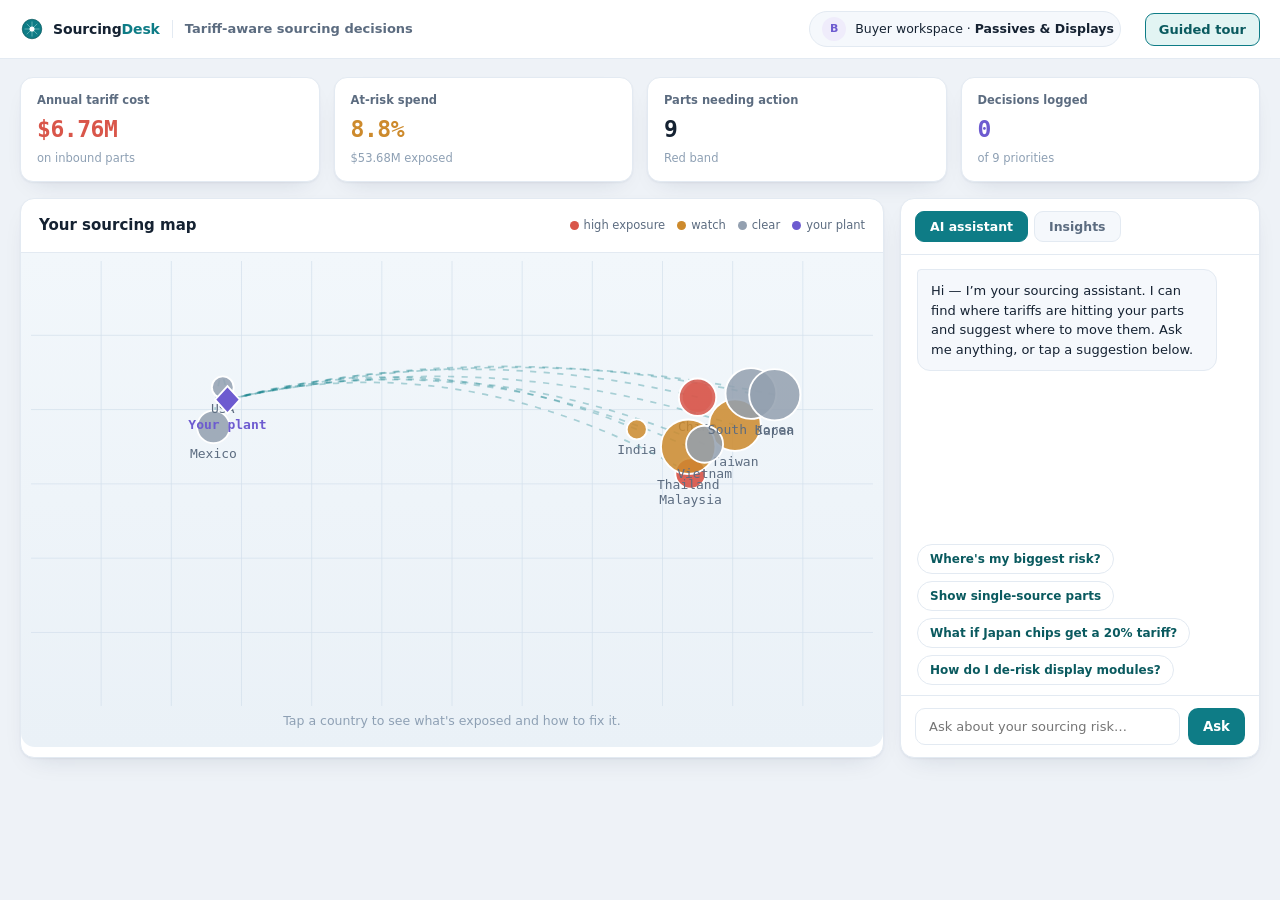
<file: demo.html>
<!DOCTYPE html>
<html lang="en">
<head>
<meta charset="utf-8">
<meta name="viewport" content="width=device-width, initial-scale=1">
<title>Sourcing Desk — Tariff-aware sourcing decisions</title>
<style>
  :root{
    --bg:#eef2f7; --card:#ffffff; --soft:#f5f8fc; --ocean:#eaf1f7;
    --ink:#152232; --muted:#5c6c80; --faint:#8ea0b4; --line:#e3eaf2;
    --brand:#0e7c86; --brand-2:#17a7a0; --brand-ink:#0a5a5f; --brand-soft:#e2f4f3;
    --plum:#6d5bd0; --plum-soft:#efecfb;
    --red:#d9564a; --red-bg:#fbecea; --amber:#cd8a2c; --amber-bg:#faf1e1; --green:#2e9d6e; --green-bg:#e7f6ef;
    --mono:ui-monospace,"SFMono-Regular","Cascadia Code","JetBrains Mono",Consolas,monospace;
    --sans:system-ui,-apple-system,"Segoe UI",Roboto,Helvetica,Arial,sans-serif;
    --shadow:0 1px 2px rgba(20,40,70,.05),0 10px 26px -14px rgba(20,40,70,.18);
  }
  *{box-sizing:border-box} html,body{margin:0;height:100%}
  body{background:var(--bg);color:var(--ink);font-family:var(--sans);font-size:14px;line-height:1.5}
  .mono{font-family:var(--mono);font-variant-numeric:tabular-nums}
  .muted{color:var(--muted)} .faint{color:var(--faint)}
  button{font-family:var(--sans);cursor:pointer} h1,h2,h3,h4{margin:0}

  /* top bar */
  .topbar{background:var(--card);border-bottom:1px solid var(--line);display:flex;align-items:center;
    gap:12px;padding:11px 20px;position:sticky;top:0;z-index:30}
  .logo{display:flex;align-items:center;gap:9px}
  .logo svg{width:24px;height:24px}
  .logo b{font-weight:700;letter-spacing:-.01em} .logo b i{color:var(--brand);font-style:normal}
  .divider{width:1px;height:18px;background:var(--line)}
  .product{font-size:13px;font-weight:600;color:var(--muted)}
  .persona{margin-left:auto;display:flex;align-items:center;gap:9px;background:var(--soft);
    border:1px solid var(--line);border-radius:999px;padding:5px 6px 5px 12px;font-size:12.5px}
  .persona .av{width:24px;height:24px;border-radius:50%;background:var(--plum-soft);color:var(--plum);
    display:grid;place-items:center;font-weight:700;font-size:11px}
  .persona b{font-weight:600}
  .tourbtn{border:1px solid var(--brand);background:var(--brand-soft);color:var(--brand-ink);
    border-radius:9px;padding:8px 13px;font-weight:600;font-size:13px;margin-left:12px}
  .tourbtn:hover{background:#d3eeec}

  .app{display:grid;grid-template-columns:1fr 360px;gap:16px;max-width:1360px;margin:0 auto;padding:18px 20px 60px}
  .card{background:var(--card);border:1px solid var(--line);border-radius:14px;box-shadow:var(--shadow)}

  /* kpi ribbon */
  .ribbon{grid-column:1/3;display:grid;grid-template-columns:repeat(4,1fr);gap:14px}
  .kpi{background:var(--card);border:1px solid var(--line);border-radius:13px;padding:14px 16px;box-shadow:var(--shadow);
    display:flex;flex-direction:column;gap:3px}
  .kpi .lbl{font-size:11.5px;color:var(--muted);font-weight:600}
  .kpi .val{font-family:var(--mono);font-size:23px;font-weight:600;letter-spacing:-.02em}
  .kpi .sub{font-size:11.5px;color:var(--faint)}
  .kpi.red .val{color:var(--red)} .kpi.amber .val{color:var(--amber)} .kpi.plum .val{color:var(--plum)}

  /* left column */
  .stage{position:relative;min-height:560px}
  .stagehead{display:flex;align-items:center;gap:10px;padding:15px 18px;border-bottom:1px solid var(--line)}
  .stagehead h3{font-size:15px}
  .back{border:1px solid var(--line);background:var(--soft);border-radius:8px;padding:6px 11px;font-size:12.5px;font-weight:600;color:var(--muted)}
  .back:hover{color:var(--brand-ink);border-color:var(--brand)}
  .legend{margin-left:auto;display:flex;gap:12px;font-size:11.5px;color:var(--muted);align-items:center}
  .legend i{width:9px;height:9px;border-radius:50%;display:inline-block;margin-right:5px;vertical-align:-1px}

  /* MAP */
  .mapwrap{padding:8px 10px 14px;background:linear-gradient(180deg,#f2f7fb,#eaf1f7);border-radius:0 0 14px 14px}
  svg.map{width:100%;height:auto;display:block}
  .grat{stroke:#d4e0ec;stroke-width:.6;fill:none}
  .arc{fill:none;stroke:var(--brand);stroke-width:1.4;opacity:.32;stroke-dasharray:5 6;
    animation:flow 1.4s linear infinite}
  @keyframes flow{to{stroke-dashoffset:-22}}
  .cnode{cursor:pointer;transition:.15s}
  .cnode:hover{filter:brightness(.96)}
  .cnode .halo{opacity:.0}
  .cnode.red .halo{opacity:.5;animation:pulse 1.8s ease-out infinite}
  @keyframes pulse{0%{r:12;opacity:.5}100%{r:30;opacity:0}}
  .clabel{font-size:10.5px;fill:var(--muted);font-family:var(--mono);pointer-events:none}
  .plant{fill:var(--plum)}
  .maphint{text-align:center;color:var(--faint);font-size:12.5px;padding:6px 0 2px}

  /* COUNTRY VIEW */
  .cview{display:none;padding:16px 18px}
  .cview.on{display:block}
  .chead{display:flex;align-items:center;gap:12px;margin-bottom:6px}
  .flag{width:34px;height:24px;border-radius:5px;background:var(--soft);border:1px solid var(--line);
    display:grid;place-items:center;font-size:12px;font-weight:700;color:var(--muted);font-family:var(--mono)}
  .chead h2{font-size:19px} .chead .csub{font-size:12.5px;color:var(--muted)}
  .cstats{display:flex;gap:20px;margin:12px 0 14px;flex-wrap:wrap}
  .cstat .cn{font-family:var(--mono);font-size:18px;font-weight:600}
  .cstat .cl{font-size:11.5px;color:var(--muted)}
  .cstat.red .cn{color:var(--red)}
  .partlist{border-top:1px solid var(--line)}
  .part{border-bottom:1px solid var(--line)}
  .parthead{display:flex;align-items:center;gap:12px;padding:12px 2px;cursor:pointer}
  .parthead:hover{background:var(--soft)}
  .parthead .chev{color:var(--faint);font-size:11px;transition:.2s}
  .part.open .chev{transform:rotate(90deg)}
  .parthead .pnm{font-weight:600;min-width:180px;font-size:13.5px}
  .parthead .pm{flex:1;display:flex;gap:14px;font-size:12px;color:var(--muted);flex-wrap:wrap}
  .parthead .pm b{color:var(--ink);font-family:var(--mono);font-weight:600}
  .band{font-family:var(--mono);font-size:10px;font-weight:700;padding:2px 8px;border-radius:5px}
  .band.Red{background:var(--red-bg);color:var(--red)} .band.Amber{background:var(--amber-bg);color:var(--amber)} .band.Green{background:var(--green-bg);color:var(--green)}
  .decision{display:none;padding:4px 2px 18px}
  .part.open .decision{display:block}
  .dhelp{background:var(--soft);border:1px solid var(--line);border-radius:12px;padding:14px}
  .dhelp .dh{font-size:11px;letter-spacing:.08em;text-transform:uppercase;color:var(--faint);font-weight:700;margin-bottom:10px}
  .alt{display:grid;grid-template-columns:1fr auto auto;gap:12px;align-items:center;padding:9px 10px;border-radius:9px;margin-bottom:7px;
    background:var(--card);border:1px solid var(--line)}
  .alt.best{border-color:var(--green);background:var(--green-bg)}
  .alt .ac{font-weight:600;font-size:13px} .alt .ac .rec{font-size:10px;font-weight:700;color:var(--green);margin-left:7px}
  .alt .am{font-family:var(--mono);font-size:12px;color:var(--muted);text-align:right}
  .alt .save{font-family:var(--mono);font-size:13px;font-weight:600;text-align:right}
  .save.up{color:var(--green)} .save.down{color:var(--red)}
  .actions{display:flex;gap:8px;margin-top:12px;flex-wrap:wrap}
  .abtn{border:1px solid var(--line);background:var(--card);border-radius:8px;padding:8px 12px;font-size:12.5px;font-weight:600;color:var(--ink)}
  .abtn:hover{border-color:var(--brand);color:var(--brand-ink)}
  .abtn.prim{background:linear-gradient(180deg,var(--brand-2),var(--brand));border:none;color:#fff}
  .logged{display:inline-flex;align-items:center;gap:6px;font-size:12px;font-weight:600;color:var(--green);
    background:var(--green-bg);border:1px solid #c5ecda;border-radius:8px;padding:6px 11px;margin-top:12px}

  /* right column */
  .side{display:flex;flex-direction:column;min-height:560px}
  .tabs{display:flex;gap:6px;padding:12px 14px;border-bottom:1px solid var(--line)}
  .tab{border:1px solid var(--line);background:var(--soft);border-radius:9px;padding:7px 14px;font-weight:600;font-size:12.5px;color:var(--muted)}
  .tab.on{background:var(--brand);border-color:var(--brand);color:#fff}
  .tabbody{flex:1;display:flex;flex-direction:column;min-height:0}

  /* insights */
  .insights{padding:14px 16px;overflow:auto}
  .insight{display:flex;gap:10px;padding:12px 0;border-top:1px solid var(--line);font-size:13px}
  .insight:first-child{border-top:none}
  .insight .in{flex:0 0 20px;height:20px;border-radius:50%;background:var(--brand-soft);color:var(--brand);
    display:grid;place-items:center;font-size:11px;font-family:var(--mono);font-weight:700}

  /* assistant */
  .asst{display:none;flex-direction:column;flex:1;min-height:0}
  .asst.on{display:flex}
  .chat{flex:1;overflow:auto;padding:14px 16px;display:flex;flex-direction:column;gap:12px}
  .bubble{max-width:92%;padding:11px 13px;border-radius:13px;font-size:13px;line-height:1.5}
  .bubble.a{background:var(--soft);border:1px solid var(--line);border-top-left-radius:4px;align-self:flex-start}
  .bubble.u{background:var(--brand);color:#fff;border-top-right-radius:4px;align-self:flex-end}
  .bubble ul{margin:8px 0 0;padding-left:18px} .bubble li{margin:3px 0}
  .bubble b{font-weight:700}
  .chips{display:flex;gap:7px;flex-wrap:wrap;padding:0 16px 10px}
  .chip{border:1px solid var(--line);background:var(--card);border-radius:999px;padding:7px 12px;font-size:12px;color:var(--brand-ink);font-weight:600}
  .chip:hover{background:var(--brand-soft);border-color:var(--brand)}
  .composer{display:flex;gap:8px;padding:12px 14px;border-top:1px solid var(--line)}
  .composer input{flex:1;border:1px solid var(--line);border-radius:10px;padding:10px 13px;font-size:13px;font-family:var(--sans)}
  .composer input:focus{outline:2px solid var(--brand-soft);border-color:var(--brand)}
  .composer button{border:none;background:var(--brand);color:#fff;border-radius:10px;padding:0 15px;font-weight:600}

  .scenbar{display:none;align-items:center;gap:10px;background:var(--amber-bg);border:1px solid #ecd7ab;
    border-radius:10px;padding:9px 13px;margin:0 0 14px;font-size:12.5px;color:#8a5a10;font-weight:600}
  .scenbar.on{display:flex}
  .scenbar button{margin-left:auto;border:1px solid #e0c088;background:#fff;border-radius:7px;padding:5px 10px;font-size:12px;font-weight:600;color:#8a5a10}

  /* tour */
  .t-back{position:fixed;inset:0;background:rgba(10,20,32,.55);z-index:900;display:none}
  .t-hi{position:relative;z-index:950;box-shadow:0 0 0 3px var(--brand),0 0 0 9px rgba(14,124,134,.25);border-radius:14px}
  .t-card{position:fixed;z-index:960;width:320px;background:#fff;border:1px solid var(--brand);border-radius:14px;
    padding:16px 18px;box-shadow:0 30px 70px -24px rgba(10,20,32,.5);display:none}
  .t-card .st{font-size:10.5px;letter-spacing:.12em;text-transform:uppercase;color:var(--brand);font-weight:700}
  .t-card h4{margin:7px 0 6px;font-size:15px}
  .t-card p{margin:0;color:var(--muted);font-size:13px}
  .t-nav{display:flex;justify-content:space-between;align-items:center;margin-top:14px}
  .t-dots{display:flex;gap:5px} .t-dots i{width:6px;height:6px;border-radius:50%;background:var(--line)} .t-dots i.on{background:var(--brand)}
  .t-act{display:flex;gap:8px}
  .t-act .lk{background:none;border:none;color:var(--muted);font-size:12.5px} .t-act .lk:hover{color:var(--ink)}
  .t-act .nx{border:none;background:var(--brand);color:#fff;border-radius:8px;padding:8px 14px;font-weight:600;font-size:13px}
  .t-act .bk{border:1px solid var(--line);background:#fff;border-radius:8px;padding:8px 12px;font-weight:600;font-size:13px}

  @media(max-width:980px){.app{grid-template-columns:1fr}.ribbon{grid-column:1;grid-template-columns:repeat(2,1fr)}}
  @media(prefers-reduced-motion:reduce){*{animation:none!important;transition:none!important}}
</style>
</head>
<body>

<div class="topbar">
  <div class="logo">
    <svg viewBox="0 0 32 32" fill="none"><circle cx="16" cy="16" r="13" fill="#0e7c86"/>
      <circle cx="16" cy="16" r="13" stroke="#0a5a5f" stroke-width="1"/>
      <path d="M6 16h20M16 6v20M9 9l14 14M23 9L9 23" stroke="#bfeae7" stroke-width="1" opacity=".6"/>
      <circle cx="16" cy="16" r="3.4" fill="#fff"/></svg>
    <b>Sourcing<i>Desk</i></b>
  </div>
  <span class="divider"></span>
  <span class="product">Tariff-aware sourcing decisions</span>
  <div class="persona"><span class="av">B</span><span>Buyer workspace · <b>Passives &amp; Displays</b></span></div>
  <button class="tourbtn" id="tourBtn">Guided tour</button>
</div>

<div class="app">
  <!-- KPI ribbon -->
  <div class="ribbon" id="ribbon"></div>

  <!-- LEFT: map / country stage -->
  <div class="card stage" id="stage">
    <div class="stagehead">
      <button class="back" id="backBtn" style="display:none">← Map</button>
      <h3 id="stageTitle">Your sourcing map</h3>
      <div class="legend"><span><i style="background:#d9564a"></i>high exposure</span>
        <span><i style="background:#cd8a2c"></i>watch</span>
        <span><i style="background:#93a0b0"></i>clear</span>
        <span><i style="background:#6d5bd0"></i>your plant</span></div>
    </div>
    <!-- map -->
    <div class="mapwrap" id="mapView">
      <svg class="map" id="map" viewBox="0 0 680 360" role="img" aria-label="Sourcing map"></svg>
      <div class="maphint">Tap a country to see what's exposed and how to fix it.</div>
    </div>
    <!-- country drill-in -->
    <div class="cview" id="cview"></div>
  </div>

  <!-- RIGHT: assistant + insights -->
  <div class="card side" id="side">
    <div class="tabs">
      <button class="tab on" data-tab="asst" id="tabAsst">AI assistant</button>
      <button class="tab" data-tab="ins" id="tabIns">Insights</button>
    </div>
    <div class="tabbody">
      <div class="asst on" id="asstPane">
        <div class="chat" id="chat"></div>
        <div class="chips" id="chips"></div>
        <div class="composer">
          <input id="ask" placeholder="Ask about your sourcing risk…" autocomplete="off">
          <button id="send">Ask</button>
        </div>
      </div>
      <div class="insights" id="insPane" style="display:none"></div>
    </div>
  </div>
</div>

<!-- tour -->
<div class="t-back" id="tBack"></div>
<div class="t-card" id="tCard">
  <div class="st" id="tStep"></div><h4 id="tTitle"></h4><p id="tBody"></p>
  <div class="t-nav"><div class="t-dots" id="tDots"></div>
    <div class="t-act"><button class="lk" id="tSkip">Skip</button>
      <button class="bk" id="tBack2">Back</button><button class="nx" id="tNext">Next</button></div></div>
</div>

<script>
const DATA = {"company": "Voltaic Systems (synthetic)", "generated": "2026-07-22", "totals": {"total_spend": 608397096.11, "total_impact": 6758355.860000001, "at_risk_pct": 8.8, "red_count": 9, "ss_exposed": 10, "n_parts": 150, "cost_cap": 150000}, "crit_w": {"High": 20, "Medium": 11, "Low": 4}, "data_quality": {"raw": 157, "clean": 150, "issues": [{"issue": "Missing part description", "rows": 3, "action": "Imputed"}, {"issue": "Missing unit cost", "rows": 5, "action": "Imputed"}, {"issue": "Missing country of origin", "rows": 4, "action": "Enriched"}, {"issue": "Unmapped HS code", "rows": 6, "action": "Matched"}, {"issue": "Duplicate part rows", "rows": 7, "action": "Removed"}]}, "by_country": [{"country": "China", "impact": 6131185}, {"country": "Malaysia", "impact": 576836}, {"country": "India", "impact": 50335}, {"country": "Japan", "impact": 0}, {"country": "Mexico", "impact": 0}, {"country": "South Korea", "impact": 0}, {"country": "Taiwan", "impact": 0}, {"country": "Thailand", "impact": 0}, {"country": "USA", "impact": 0}, {"country": "Vietnam", "impact": 0}], "by_category": [{"category": "Display Modules", "impact": 4222101}, {"category": "Li-ion Cells & Batteries", "impact": 1484447}, {"category": "PCB & Laminates", "impact": 576836}, {"category": "Aluminium Enclosures", "impact": 306052}, {"category": "Capacitors", "impact": 76999}, {"category": "Connectors", "impact": 50335}, {"category": "Resistors & Passives", "impact": 41587}, {"category": "Insulated Wire & Cable", "impact": 0}, {"category": "Polymer Housings", "impact": 0}, {"category": "Semiconductors/ICs", "impact": 0}, {"category": "Steel Hardware", "impact": 0}], "countries": ["China", "Taiwan", "South Korea", "Japan", "Vietnam", "Malaysia", "Thailand", "Mexico", "Germany", "USA", "India", "Philippines"], "categories": ["Semiconductors/ICs", "PCB & Laminates", "Capacitors", "Connectors", "Resistors & Passives", "Display Modules", "Li-ion Cells & Batteries", "Inductors & Transformers", "Insulated Wire & Cable", "Aluminium Enclosures", "Steel Hardware", "Polymer Housings"], "alerts": [{"alert_id": "GTA0009", "published_date": "2026-07-04", "implementing_jurisdiction": "USA", "affected_partner_country": "Vietnam", "measure_type": "Section 301 tariff", "affected_hs_codes": "8544.42;8544.49;8536.69;8536.90", "tariff_rate_change_pct": 7.0, "status": "Under review", "headline": "USTR opens review of Vietnamese wire, cable and connector imports", "summary": "A proposed 7% duty on selected Vietnamese-origin interconnect products is under public-comment review; no duty is currently collected.", "source_url": "https://www.globaltradealert.org/intervention/60009"}, {"alert_id": "GTA0014", "published_date": "2026-06-26", "implementing_jurisdiction": "USA", "affected_partner_country": "China", "measure_type": "Section 301 tariff", "affected_hs_codes": "8533.21;8533.40", "tariff_rate_change_pct": 15.0, "status": "In force", "headline": "Chinese chip resistors and passives added to Section 301 list", "summary": "High-volume chip resistors and ferrite components from China now carry a 15% additional duty.", "source_url": "https://www.globaltradealert.org/intervention/60014"}, {"alert_id": "GTA0008", "published_date": "2026-06-08", "implementing_jurisdiction": "USA", "affected_partner_country": "Malaysia", "measure_type": "Anti-dumping duty", "affected_hs_codes": "8532.24;8532.21", "tariff_rate_change_pct": 8.0, "status": "In force", "headline": "Anti-dumping duty confirmed on tantalum capacitors from Malaysia", "summary": "Commerce finalises an 8% anti-dumping margin on tantalum capacitors of Malaysian origin.", "source_url": "https://www.globaltradealert.org/intervention/60008"}, {"alert_id": "GTA0028", "published_date": "2026-06-04", "implementing_jurisdiction": "USA", "affected_partner_country": "Malaysia", "measure_type": "Anti-dumping duty", "affected_hs_codes": "8534.00", "tariff_rate_change_pct": 4.8, "status": "In force", "headline": "Anti-dumping duty reported on pcb & laminates from Malaysia", "summary": "A 4.8% anti-dumping duty affecting pcb & laminates of Malaysia origin has been recorded (in force).", "source_url": "https://www.globaltradealert.org/intervention/60028"}, {"alert_id": "GTA0016", "published_date": "2026-06-02", "implementing_jurisdiction": "USA", "affected_partner_country": "Thailand", "measure_type": "Anti-dumping duty", "affected_hs_codes": "7616.99;7606.12", "tariff_rate_change_pct": 9.0, "status": "In force", "headline": "Anti-dumping duty on Thai aluminium extrusions confirmed", "summary": "A 9% anti-dumping margin applies to aluminium extrusions and heatsinks of Thai origin.", "source_url": "https://www.globaltradealert.org/intervention/60016"}, {"alert_id": "GTA0015", "published_date": "2026-05-31", "implementing_jurisdiction": "USA", "affected_partner_country": "Mexico", "measure_type": "Tariff removal", "affected_hs_codes": "3926.90", "tariff_rate_change_pct": -6.0, "status": "In force", "headline": "USMCA review removes duty on qualifying Mexican polymer housings", "summary": "Qualifying polymer housings of Mexican origin see a 6% duty removed following a rules-of-origin determination \u2014 a downside-risk relief.", "source_url": "https://www.globaltradealert.org/intervention/60015"}, {"alert_id": "GTA0022", "published_date": "2026-05-29", "implementing_jurisdiction": "USA", "affected_partner_country": "Germany", "measure_type": "Tariff-rate quota", "affected_hs_codes": "8504.31;8504.50", "tariff_rate_change_pct": 13.8, "status": "Announced", "headline": "Tariff-rate quota reported on inductors & transformers from Germany", "summary": "A 13.8% tariff-rate quota affecting inductors & transformers of Germany origin has been recorded (announced).", "source_url": "https://www.globaltradealert.org/intervention/60022"}, {"alert_id": "GTA0030", "published_date": "2026-05-28", "implementing_jurisdiction": "USA", "affected_partner_country": "Japan", "measure_type": "Tariff-rate quota", "affected_hs_codes": "8532.24;8532.21", "tariff_rate_change_pct": 4.5, "status": "Under review", "headline": "Tariff-rate quota reported on capacitors from Japan", "summary": "A 4.5% tariff-rate quota affecting capacitors of Japan origin has been recorded (under review).", "source_url": "https://www.globaltradealert.org/intervention/60030"}, {"alert_id": "GTA0007", "published_date": "2026-04-17", "implementing_jurisdiction": "China", "affected_partner_country": "China", "measure_type": "Export control", "affected_hs_codes": "8542.31;8542.32;8542.39", "tariff_rate_change_pct": 6.0, "status": "In force", "headline": "China tightens export licensing on gallium and germanium inputs", "summary": "New export-licensing requirements on gallium- and germanium-based inputs raise effective landed costs and lead-time risk for downstream IC buyers.", "source_url": "https://www.globaltradealert.org/intervention/60007"}, {"alert_id": "GTA0002", "published_date": "2026-04-12", "implementing_jurisdiction": "USA", "affected_partner_country": "China", "measure_type": "Section 301 tariff", "affected_hs_codes": "8534.00", "tariff_rate_change_pct": 25.0, "status": "In force", "headline": "Section 301 list expanded to printed circuit boards of Chinese origin", "summary": "A 25% additional duty now applies to bare and assembled printed circuit boards imported from China under the latest Section 301 action.", "source_url": "https://www.globaltradealert.org/intervention/60002"}, {"alert_id": "GTA0020", "published_date": "2026-03-27", "implementing_jurisdiction": "USA", "affected_partner_country": "India", "measure_type": "Anti-dumping duty", "affected_hs_codes": "8536.69;8536.90", "tariff_rate_change_pct": 6.7, "status": "In force", "headline": "Anti-dumping duty reported on connectors from India", "summary": "A 6.7% anti-dumping duty affecting connectors of India origin has been recorded (in force).", "source_url": "https://www.globaltradealert.org/intervention/60020"}, {"alert_id": "GTA0010", "published_date": "2026-03-21", "implementing_jurisdiction": "USA", "affected_partner_country": "China", "measure_type": "Section 232 tariff", "affected_hs_codes": "7326.90", "tariff_rate_change_pct": 8.0, "status": "Under review", "headline": "Proposed Section 232 expansion to steel fasteners and brackets", "summary": "A proposed 8% expansion of Section 232 steel measures to stamped hardware and fasteners is under review.", "source_url": "https://www.globaltradealert.org/intervention/60010"}, {"alert_id": "GTA0003", "published_date": "2026-03-01", "implementing_jurisdiction": "USA", "affected_partner_country": "China", "measure_type": "Anti-dumping duty", "affected_hs_codes": "8507.60", "tariff_rate_change_pct": 18.4, "status": "In force", "headline": "Anti-dumping order issued on lithium-ion cells from China", "summary": "Commerce imposes a weighted-average anti-dumping margin of 18.4% on lithium-ion cells and packs from named Chinese exporters following a final affirmative determination.", "source_url": "https://www.globaltradealert.org/intervention/60003"}, {"alert_id": "GTA0005", "published_date": "2026-02-27", "implementing_jurisdiction": "USA", "affected_partner_country": "China", "measure_type": "Section 232 tariff", "affected_hs_codes": "7616.99;7606.12", "tariff_rate_change_pct": 10.0, "status": "In force", "headline": "Section 232 aluminium duties extended to fabricated enclosures", "summary": "Fabricated aluminium enclosures and heatsinks of Chinese origin fall under the extended Section 232 aluminium measure at a 10% rate.", "source_url": "https://www.globaltradealert.org/intervention/60005"}, {"alert_id": "GTA0024", "published_date": "2026-02-10", "implementing_jurisdiction": "USA", "affected_partner_country": "Taiwan", "measure_type": "Section 301 tariff", "affected_hs_codes": "8542.31;8542.32;8542.39", "tariff_rate_change_pct": 8.0, "status": "In force", "headline": "Section 301 tariff reported on semiconductors/ics from Taiwan", "summary": "A 8.0% section 301 tariff affecting semiconductors/ics of Taiwan origin has been recorded (in force).", "source_url": "https://www.globaltradealert.org/intervention/60024"}, {"alert_id": "GTA0012", "published_date": "2026-01-30", "implementing_jurisdiction": "USA", "affected_partner_country": "China", "measure_type": "Section 301 tariff", "affected_hs_codes": "9013.80", "tariff_rate_change_pct": 20.0, "status": "In force", "headline": "Display modules of Chinese origin subject to Section 301 duty", "summary": "TFT-LCD and OLED display modules from China carry a 20% additional duty under Section 301.", "source_url": "https://www.globaltradealert.org/intervention/60012"}, {"alert_id": "GTA0019", "published_date": "2026-01-29", "implementing_jurisdiction": "USA", "affected_partner_country": "Vietnam", "measure_type": "Section 301 tariff", "affected_hs_codes": "8542.31;8542.32;8542.39", "tariff_rate_change_pct": 9.0, "status": "In force", "headline": "Section 301 tariff reported on semiconductors/ics from Vietnam", "summary": "A 9.0% section 301 tariff affecting semiconductors/ics of Vietnam origin has been recorded (in force).", "source_url": "https://www.globaltradealert.org/intervention/60019"}, {"alert_id": "GTA0001", "published_date": "2026-01-29", "implementing_jurisdiction": "USA", "affected_partner_country": "China", "measure_type": "Section 301 tariff", "affected_hs_codes": "8542.31;8542.32;8542.39", "tariff_rate_change_pct": 25.0, "status": "In force", "headline": "United States raises Section 301 duties on Chinese integrated circuits", "summary": "US Trade Representative confirms a 25% additional ad valorem duty on a range of Chinese-origin semiconductor devices, citing continued technology-transfer concerns.", "source_url": "https://www.globaltradealert.org/intervention/60001"}, {"alert_id": "GTA0006", "published_date": "2026-01-17", "implementing_jurisdiction": "USA", "affected_partner_country": "China", "measure_type": "Anti-dumping duty", "affected_hs_codes": "8536.69;8536.90", "tariff_rate_change_pct": 12.5, "status": "Announced", "headline": "Preliminary anti-dumping margin announced on Chinese electrical connectors", "summary": "A preliminary 12.5% margin has been announced on board-to-board and power connectors from China; the order is not yet in force pending final determination.", "source_url": "https://www.globaltradealert.org/intervention/60006"}, {"alert_id": "GTA0011", "published_date": "2026-01-05", "implementing_jurisdiction": "USA", "affected_partner_country": "South Korea", "measure_type": "Tariff-rate quota", "affected_hs_codes": "8504.31;8504.50", "tariff_rate_change_pct": 5.0, "status": "In force", "headline": "Tariff-rate quota applied to Korean magnetics above threshold", "summary": "Imports of Korean-origin transformers and inductors above the annual quota threshold attract a 5% over-quota rate.", "source_url": "https://www.globaltradealert.org/intervention/60011"}, {"alert_id": "GTA0017", "published_date": "2025-12-26", "implementing_jurisdiction": "USA", "affected_partner_country": "China", "measure_type": "Section 301 tariff", "affected_hs_codes": "8504.31;8504.50", "tariff_rate_change_pct": 10.0, "status": "Expired", "headline": "Earlier Section 301 duty on Chinese magnetics allowed to lapse", "summary": "A prior 10% duty on Chinese-origin inductors expired at the end of the exclusion window and is no longer collected.", "source_url": "https://www.globaltradealert.org/intervention/60017"}, {"alert_id": "GTA0018", "published_date": "2025-12-24", "implementing_jurisdiction": "USA", "affected_partner_country": "Japan", "measure_type": "Tariff-rate quota", "affected_hs_codes": "8542.31;8542.32;8542.39", "tariff_rate_change_pct": 3.0, "status": "Announced", "headline": "Proposed quota on advanced Japanese IC imports", "summary": "A proposed 3% over-quota rate on advanced Japanese ICs has been announced for consultation.", "source_url": "https://www.globaltradealert.org/intervention/60018"}, {"alert_id": "GTA0021", "published_date": "2025-12-22", "implementing_jurisdiction": "USA", "affected_partner_country": "Philippines", "measure_type": "Anti-dumping duty", "affected_hs_codes": "8533.21;8533.40", "tariff_rate_change_pct": 13.0, "status": "Under review", "headline": "Anti-dumping duty reported on resistors & passives from Philippines", "summary": "A 13.0% anti-dumping duty affecting resistors & passives of Philippines origin has been recorded (under review).", "source_url": "https://www.globaltradealert.org/intervention/60021"}, {"alert_id": "GTA0025", "published_date": "2025-12-19", "implementing_jurisdiction": "USA", "affected_partner_country": "Thailand", "measure_type": "Anti-dumping duty", "affected_hs_codes": "8544.42;8544.49", "tariff_rate_change_pct": 10.1, "status": "In force", "headline": "Anti-dumping duty reported on insulated wire & cable from Thailand", "summary": "A 10.1% anti-dumping duty affecting insulated wire & cable of Thailand origin has been recorded (in force).", "source_url": "https://www.globaltradealert.org/intervention/60025"}, {"alert_id": "GTA0027", "published_date": "2025-12-15", "implementing_jurisdiction": "USA", "affected_partner_country": "China", "measure_type": "Section 301 tariff", "affected_hs_codes": "3926.90", "tariff_rate_change_pct": 5.4, "status": "Under review", "headline": "Section 301 tariff reported on polymer housings from China", "summary": "A 5.4% section 301 tariff affecting polymer housings of China origin has been recorded (under review).", "source_url": "https://www.globaltradealert.org/intervention/60027"}, {"alert_id": "GTA0026", "published_date": "2025-12-05", "implementing_jurisdiction": "USA", "affected_partner_country": "Mexico", "measure_type": "Section 232 tariff", "affected_hs_codes": "7326.90", "tariff_rate_change_pct": 9.4, "status": "In force", "headline": "Section 232 tariff reported on steel hardware from Mexico", "summary": "A 9.4% section 232 tariff affecting steel hardware of Mexico origin has been recorded (in force).", "source_url": "https://www.globaltradealert.org/intervention/60026"}, {"alert_id": "GTA0013", "published_date": "2025-11-10", "implementing_jurisdiction": "USA", "affected_partner_country": "Taiwan", "measure_type": "Anti-dumping duty", "affected_hs_codes": "8534.00", "tariff_rate_change_pct": 4.5, "status": "Announced", "headline": "Preliminary review of Taiwanese laminate imports announced", "summary": "A preliminary 4.5% margin has been floated on selected Taiwanese copper-clad laminates; not yet collected.", "source_url": "https://www.globaltradealert.org/intervention/60013"}, {"alert_id": "GTA0029", "published_date": "2025-10-29", "implementing_jurisdiction": "USA", "affected_partner_country": "Vietnam", "measure_type": "Section 232 tariff", "affected_hs_codes": "7616.99;7606.12", "tariff_rate_change_pct": 6.7, "status": "Under review", "headline": "Section 232 tariff reported on aluminium enclosures from Vietnam", "summary": "A 6.7% section 232 tariff affecting aluminium enclosures of Vietnam origin has been recorded (under review).", "source_url": "https://www.globaltradealert.org/intervention/60029"}, {"alert_id": "GTA0023", "published_date": "2025-10-20", "implementing_jurisdiction": "USA", "affected_partner_country": "South Korea", "measure_type": "Anti-dumping duty", "affected_hs_codes": "9013.80", "tariff_rate_change_pct": 11.4, "status": "Under review", "headline": "Anti-dumping duty reported on display modules from South Korea", "summary": "A 11.4% anti-dumping duty affecting display modules of South Korea origin has been recorded (under review).", "source_url": "https://www.globaltradealert.org/intervention/60023"}, {"alert_id": "GTA0004", "published_date": "2025-09-25", "implementing_jurisdiction": "USA", "affected_partner_country": "China", "measure_type": "Section 301 tariff", "affected_hs_codes": "8532.24;8532.21", "tariff_rate_change_pct": 15.0, "status": "In force", "headline": "Chinese multilayer ceramic capacitors added to Section 301 tariff list", "summary": "Passive components including MLCCs from China now carry a 15% additional duty, affecting high-volume board assemblies.", "source_url": "https://www.globaltradealert.org/intervention/60004"}], "parts": [{"id": "P0001", "desc": "Metal-core PCB", "category": "PCB & Laminates", "hs": "8534.00", "country": "Mexico", "region": "North America", "supplier_id": "S046", "supplier": "Kanto Assemblies", "tier": 1, "unit_cost": 8.157, "volume": 634346, "spend": 5174360.32, "crit": "High", "single_source": false, "otd": 87.7, "base_delta": 0.0, "base_after": 8.157, "base_impact": 0.0, "base_score": 20.7, "base_band": "Green", "matched": ""}, {"id": "P0002", "desc": "21700 Li-ion cell", "category": "Li-ion Cells & Batteries", "hs": "8507.60", "country": "China", "region": "East Asia", "supplier_id": "S014", "supplier": "Lumen Industries", "tier": 1, "unit_cost": 6.189, "volume": 129932, "spend": 804149.15, "crit": "Low", "single_source": false, "otd": 94.2, "base_delta": 18.4, "base_after": 7.3278, "base_impact": 147966.56, "base_score": 60.7, "base_band": "Red", "matched": "GTA0003"}, {"id": "P0003", "desc": "6-layer FR4 PCB", "category": "PCB & Laminates", "hs": "8534.00", "country": "Malaysia", "region": "SE Asia", "supplier_id": "S040", "supplier": "Vireo Systems", "tier": 1, "unit_cost": 3.12, "volume": 768995, "spend": 2399264.4, "crit": "Low", "single_source": true, "otd": 87.1, "base_delta": 4.8, "base_after": 3.2698, "base_impact": 115195.45, "base_score": 65.3, "base_band": "Red", "matched": "GTA0028"}, {"id": "P0004", "desc": "Extruded heatsink", "category": "Aluminium Enclosures", "hs": "7616.99", "country": "Malaysia", "region": "SE Asia", "supplier_id": "S013", "supplier": "Halcyon Technologies", "tier": 1, "unit_cost": 8.22, "volume": 479846, "spend": 3944334.12, "crit": "High", "single_source": false, "otd": 94.2, "base_delta": 0.0, "base_after": 8.22, "base_impact": 0.0, "base_score": 20.3, "base_band": "Green", "matched": ""}, {"id": "P0005", "desc": "Board-to-board connector", "category": "Connectors", "hs": "8536.90", "country": "Mexico", "region": "North America", "supplier_id": "S003", "supplier": "Verda Components", "tier": 1, "unit_cost": 1.141, "volume": 562351, "spend": 641642.49, "crit": "Medium", "single_source": false, "otd": 92.2, "base_delta": 0.0, "base_after": 1.141, "base_impact": 0.0, "base_score": 11.5, "base_band": "Green", "matched": ""}, {"id": "P0006", "desc": "Board-to-board connector", "category": "Connectors", "hs": "8536.69", "country": "Taiwan", "region": "East Asia", "supplier_id": "S044", "supplier": "Sable Systems", "tier": 1, "unit_cost": 0.665, "volume": 697822, "spend": 464051.63, "crit": "High", "single_source": true, "otd": 95.0, "base_delta": 0.0, "base_after": 0.665, "base_impact": 0.0, "base_score": 34.3, "base_band": "Amber", "matched": ""}, {"id": "P0007", "desc": "5.5in TFT-LCD module", "category": "Display Modules", "hs": "9013.80", "country": "Thailand", "region": "SE Asia", "supplier_id": "S029", "supplier": "Orin Industries", "tier": 1, "unit_cost": 27.248, "volume": 243943, "spend": 6646958.86, "crit": "Medium", "single_source": false, "otd": 99.5, "base_delta": 0.0, "base_after": 27.248, "base_impact": 0.0, "base_score": 11.0, "base_band": "Green", "matched": ""}, {"id": "P0008", "desc": "Silicone keypad", "category": "Polymer Housings", "hs": "3926.90", "country": "Taiwan", "region": "East Asia", "supplier_id": "S009", "supplier": "Miran Circuit Works", "tier": 1, "unit_cost": 3.677, "volume": 496308, "spend": 1824924.52, "crit": "High", "single_source": true, "otd": 90.7, "base_delta": 0.0, "base_after": 3.677, "base_impact": 0.0, "base_score": 34.6, "base_band": "Amber", "matched": ""}, {"id": "P0009", "desc": "USB-C receptacle", "category": "Connectors", "hs": "8536.69", "country": "Taiwan", "region": "East Asia", "supplier_id": "S044", "supplier": "Sable Systems", "tier": 1, "unit_cost": 1.571, "volume": 591325, "spend": 928971.58, "crit": "High", "single_source": true, "otd": 95.0, "base_delta": 0.0, "base_after": 1.571, "base_impact": 0.0, "base_score": 34.3, "base_band": "Amber", "matched": ""}, {"id": "P0010", "desc": "e-Paper module", "category": "Display Modules", "hs": "9013.80", "country": "Vietnam", "region": "SE Asia", "supplier_id": "S030", "supplier": "Trigon Fabrication", "tier": 2, "unit_cost": 58.355, "volume": 375550, "spend": 21915220.25, "crit": "Medium", "single_source": false, "otd": 86.6, "base_delta": 0.0, "base_after": 58.355, "base_impact": 0.0, "base_score": 11.8, "base_band": "Green", "matched": ""}, {"id": "P0011", "desc": "Coin cell CR2032", "category": "Li-ion Cells & Batteries", "hs": "8507.60", "country": "Thailand", "region": "SE Asia", "supplier_id": "S008", "supplier": "Hanwa Industries", "tier": 1, "unit_cost": 11.133, "volume": 264706, "spend": 2946971.9, "crit": "Medium", "single_source": false, "otd": 97.0, "base_delta": 0.0, "base_after": 11.133, "base_impact": 0.0, "base_score": 11.2, "base_band": "Green", "matched": ""}, {"id": "P0012", "desc": "RF coax connector", "category": "Connectors", "hs": "8536.69", "country": "India", "region": "South Asia", "supplier_id": "S038", "supplier": "Ferro Circuit Works", "tier": 2, "unit_cost": 1.053, "volume": 155030, "spend": 163246.59, "crit": "Medium", "single_source": false, "otd": 95.2, "base_delta": 6.7, "base_after": 1.1236, "base_impact": 10945.12, "base_score": 26.6, "base_band": "Amber", "matched": "GTA0020"}, {"id": "P0013", "desc": "8-layer backplane", "category": "PCB & Laminates", "hs": "8534.00", "country": "South Korea", "region": "East Asia", "supplier_id": "S036", "supplier": "Ceyl Technologies", "tier": 1, "unit_cost": 2.402, "volume": 830002, "spend": 1993664.8, "crit": "Low", "single_source": false, "otd": 91.8, "base_delta": 0.0, "base_after": 2.402, "base_impact": 0.0, "base_score": 4.5, "base_band": "Green", "matched": ""}, {"id": "P0014", "desc": "5.5in TFT-LCD module", "category": "Display Modules", "hs": "9013.80", "country": "Thailand", "region": "SE Asia", "supplier_id": "S029", "supplier": "Orin Industries", "tier": 1, "unit_cost": 38.246, "volume": 103813, "spend": 3970432.0, "crit": "Medium", "single_source": false, "otd": 99.5, "base_delta": 0.0, "base_after": 38.246, "base_impact": 0.0, "base_score": 11.0, "base_band": "Green", "matched": ""}, {"id": "P0015", "desc": "FFC/FPC connector", "category": "Connectors", "hs": "8536.90", "country": "Taiwan", "region": "East Asia", "supplier_id": "S044", "supplier": "Sable Systems", "tier": 1, "unit_cost": 0.987, "volume": 590194, "spend": 582521.48, "crit": "High", "single_source": true, "otd": 95.0, "base_delta": 0.0, "base_after": 0.987, "base_impact": 0.0, "base_score": 34.3, "base_band": "Amber", "matched": ""}, {"id": "P0016", "desc": "HDI rigid-flex PCB", "category": "PCB & Laminates", "hs": "8534.00", "country": "Mexico", "region": "North America", "supplier_id": "S046", "supplier": "Kanto Assemblies", "tier": 1, "unit_cost": 2.373, "volume": 503247, "spend": 1194205.13, "crit": "High", "single_source": false, "otd": 87.7, "base_delta": 0.0, "base_after": 2.373, "base_impact": 0.0, "base_score": 20.7, "base_band": "Green", "matched": ""}, {"id": "P0017", "desc": "PBT connector housing", "category": "Polymer Housings", "hs": "3926.90", "country": "USA", "region": "North America", "supplier_id": "S023", "supplier": "Cobalt Circuit Works", "tier": 2, "unit_cost": 3.89, "volume": 471210, "spend": 1833006.9, "crit": "Low", "single_source": true, "otd": 91.1, "base_delta": 0.0, "base_after": 3.89, "base_impact": 0.0, "base_score": 18.5, "base_band": "Green", "matched": ""}, {"id": "P0018", "desc": "DC-DC converter IC", "category": "Semiconductors/ICs", "hs": "8542.39", "country": "Japan", "region": "East Asia", "supplier_id": "S050", "supplier": "Volt Semicon", "tier": 3, "unit_cost": 8.724, "volume": 256512, "spend": 2237810.69, "crit": "High", "single_source": false, "otd": 86.6, "base_delta": 0.0, "base_after": 8.724, "base_impact": 0.0, "base_score": 20.8, "base_band": "Green", "matched": ""}, {"id": "P0019", "desc": "Steel standoff set", "category": "Steel Hardware", "hs": "7326.90", "country": "China", "region": "East Asia", "supplier_id": "S048", "supplier": "Lumen Components", "tier": 1, "unit_cost": 0.976, "volume": 784298, "spend": 765474.85, "crit": "High", "single_source": false, "otd": 86.7, "base_delta": 0.0, "base_after": 0.976, "base_impact": 0.0, "base_score": 20.8, "base_band": "Green", "matched": ""}, {"id": "P0020", "desc": "Film capacitor 1uF", "category": "Capacitors", "hs": "8532.21", "country": "China", "region": "East Asia", "supplier_id": "S019", "supplier": "Sable Devices", "tier": 1, "unit_cost": 0.051, "volume": 1884204, "spend": 96094.4, "crit": "Low", "single_source": true, "otd": 90.5, "base_delta": 15.0, "base_after": 0.0586, "base_impact": 14319.95, "base_score": 34.9, "base_band": "Amber", "matched": "GTA0004"}, {"id": "P0021", "desc": "PBT connector housing", "category": "Polymer Housings", "hs": "3926.90", "country": "Japan", "region": "East Asia", "supplier_id": "S045", "supplier": "Kori Technologies", "tier": 3, "unit_cost": 0.702, "volume": 32920, "spend": 23109.84, "crit": "Medium", "single_source": false, "otd": 99.5, "base_delta": 0.0, "base_after": 0.702, "base_impact": 0.0, "base_score": 11.0, "base_band": "Green", "matched": ""}, {"id": "P0022", "desc": "MLCC array 0402", "category": "Capacitors", "hs": "8532.21", "country": "Taiwan", "region": "East Asia", "supplier_id": "S024", "supplier": "Halcyon Components", "tier": 1, "unit_cost": 0.042, "volume": 3649440, "spend": 153276.48, "crit": "Low", "single_source": false, "otd": 92.2, "base_delta": 0.0, "base_after": 0.042, "base_impact": 0.0, "base_score": 4.5, "base_band": "Green", "matched": ""}, {"id": "P0023", "desc": "32-bit MCU", "category": "Semiconductors/ICs", "hs": "8542.31", "country": "Japan", "region": "East Asia", "supplier_id": "S050", "supplier": "Volt Semicon", "tier": 3, "unit_cost": 11.807, "volume": 896008, "spend": 10579166.46, "crit": "High", "single_source": false, "otd": 86.6, "base_delta": 0.0, "base_after": 11.807, "base_impact": 0.0, "base_score": 20.8, "base_band": "Green", "matched": ""}, {"id": "P0024", "desc": "5.5in TFT-LCD module", "category": "Display Modules", "hs": "9013.80", "country": "China", "region": "East Asia", "supplier_id": "S043", "supplier": "Hanwa Microelectronics", "tier": 2, "unit_cost": 18.961, "volume": 640757, "spend": 12149393.48, "crit": "Low", "single_source": false, "otd": 98.3, "base_delta": 20.0, "base_after": 22.7532, "base_impact": 2429878.7, "base_score": 61.1, "base_band": "Red", "matched": "GTA0012"}, {"id": "P0025", "desc": "e-Paper module", "category": "Display Modules", "hs": "9013.80", "country": "Taiwan", "region": "East Asia", "supplier_id": "S001", "supplier": "Nexa Technologies", "tier": 1, "unit_cost": 26.137, "volume": 203970, "spend": 5331163.89, "crit": "High", "single_source": false, "otd": 90.6, "base_delta": 0.0, "base_after": 26.137, "base_impact": 0.0, "base_score": 20.6, "base_band": "Green", "matched": ""}, {"id": "P0026", "desc": "Spring steel clip", "category": "Steel Hardware", "hs": "7326.90", "country": "China", "region": "East Asia", "supplier_id": "S011", "supplier": "Doran Precision", "tier": 2, "unit_cost": 1.581, "volume": 755947, "spend": 1195152.21, "crit": "Medium", "single_source": false, "otd": 92.5, "base_delta": 0.0, "base_after": 1.581, "base_impact": 0.0, "base_score": 11.4, "base_band": "Green", "matched": ""}, {"id": "P0027", "desc": "EMI gasket frame", "category": "Steel Hardware", "hs": "7326.90", "country": "China", "region": "East Asia", "supplier_id": "S048", "supplier": "Lumen Components", "tier": 1, "unit_cost": 0.636, "volume": 891483, "spend": 566983.19, "crit": "High", "single_source": false, "otd": 86.7, "base_delta": 0.0, "base_after": 0.636, "base_impact": 0.0, "base_score": 20.8, "base_band": "Green", "matched": ""}, {"id": "P0028", "desc": "PC/ABS bezel", "category": "Polymer Housings", "hs": "3926.90", "country": "Vietnam", "region": "SE Asia", "supplier_id": "S025", "supplier": "Orin Microelectronics", "tier": 2, "unit_cost": 2.029, "volume": 90443, "spend": 183508.85, "crit": "Medium", "single_source": false, "otd": 88.6, "base_delta": 0.0, "base_after": 2.029, "base_impact": 0.0, "base_score": 11.7, "base_band": "Green", "matched": ""}, {"id": "P0029", "desc": "LCD backlight unit", "category": "Display Modules", "hs": "9013.80", "country": "Thailand", "region": "SE Asia", "supplier_id": "S029", "supplier": "Orin Industries", "tier": 1, "unit_cost": 13.742, "volume": 152592, "spend": 2096919.26, "crit": "Medium", "single_source": false, "otd": 99.5, "base_delta": 0.0, "base_after": 13.742, "base_impact": 0.0, "base_score": 11.0, "base_band": "Green", "matched": ""}, {"id": "P0030", "desc": "USB-C receptacle", "category": "Connectors", "hs": "8536.90", "country": "Mexico", "region": "North America", "supplier_id": "S003", "supplier": "Verda Components", "tier": 1, "unit_cost": 1.238, "volume": 191060, "spend": 236532.28, "crit": "Medium", "single_source": false, "otd": 92.2, "base_delta": 0.0, "base_after": 1.238, "base_impact": 0.0, "base_score": 11.5, "base_band": "Green", "matched": ""}, {"id": "P0031", "desc": "Touch panel assembly", "category": "Display Modules", "hs": "9013.80", "country": "Vietnam", "region": "SE Asia", "supplier_id": "S030", "supplier": "Trigon Fabrication", "tier": 2, "unit_cost": 14.846, "volume": 256607, "spend": 3809587.52, "crit": "Medium", "single_source": false, "otd": 86.6, "base_delta": 0.0, "base_after": 14.846, "base_impact": 0.0, "base_score": 11.8, "base_band": "Green", "matched": ""}, {"id": "P0032", "desc": "PC/ABS bezel", "category": "Polymer Housings", "hs": "3926.90", "country": "Thailand", "region": "SE Asia", "supplier_id": "S041", "supplier": "Lumen Technologies", "tier": 1, "unit_cost": 1.737, "volume": 377990, "spend": 656568.63, "crit": "Medium", "single_source": true, "otd": 94.6, "base_delta": 0.0, "base_after": 1.737, "base_impact": 0.0, "base_score": 25.3, "base_band": "Amber", "matched": ""}, {"id": "P0033", "desc": "e-Paper module", "category": "Display Modules", "hs": "9013.80", "country": "China", "region": "East Asia", "supplier_id": "S004", "supplier": "Vireo Assemblies", "tier": 1, "unit_cost": 13.287, "volume": 674427, "spend": 8961111.55, "crit": "Medium", "single_source": false, "otd": 91.0, "base_delta": 20.0, "base_after": 15.9444, "base_impact": 1792222.31, "base_score": 68.5, "base_band": "Red", "matched": "GTA0012"}, {"id": "P0034", "desc": "Spring steel clip", "category": "Steel Hardware", "hs": "7326.90", "country": "China", "region": "East Asia", "supplier_id": "S048", "supplier": "Lumen Components", "tier": 1, "unit_cost": 0.925, "volume": 487586, "spend": 451017.05, "crit": "High", "single_source": false, "otd": 86.7, "base_delta": 0.0, "base_after": 0.925, "base_impact": 0.0, "base_score": 20.8, "base_band": "Green", "matched": ""}, {"id": "P0035", "desc": "e-Paper module", "category": "Display Modules", "hs": "9013.80", "country": "Vietnam", "region": "SE Asia", "supplier_id": "S030", "supplier": "Trigon Fabrication", "tier": 2, "unit_cost": 18.869, "volume": 288382, "spend": 5441479.96, "crit": "Medium", "single_source": false, "otd": 86.6, "base_delta": 0.0, "base_after": 18.869, "base_impact": 0.0, "base_score": 11.8, "base_band": "Green", "matched": ""}, {"id": "P0036", "desc": "Spring steel clip", "category": "Steel Hardware", "hs": "7326.90", "country": "South Korea", "region": "East Asia", "supplier_id": "S022", "supplier": "Meishan Circuit Works", "tier": 2, "unit_cost": 0.449, "volume": 39305, "spend": 17647.94, "crit": "Low", "single_source": false, "otd": 98.5, "base_delta": 0.0, "base_after": 0.449, "base_impact": 0.0, "base_score": 4.1, "base_band": "Green", "matched": ""}, {"id": "P0037", "desc": "HDI rigid-flex PCB", "category": "PCB & Laminates", "hs": "8534.00", "country": "Malaysia", "region": "SE Asia", "supplier_id": "S040", "supplier": "Vireo Systems", "tier": 1, "unit_cost": 2.864, "volume": 27521, "spend": 78820.14, "crit": "Low", "single_source": true, "otd": 87.1, "base_delta": 4.8, "base_after": 3.0015, "base_impact": 3784.14, "base_score": 31.9, "base_band": "Amber", "matched": "GTA0028"}, {"id": "P0038", "desc": "OLED display 1.3in", "category": "Display Modules", "hs": "9013.80", "country": "Taiwan", "region": "East Asia", "supplier_id": "S002", "supplier": "Ceyl Industries", "tier": 1, "unit_cost": 15.872, "volume": 627903, "spend": 9966076.42, "crit": "Medium", "single_source": false, "otd": 95.3, "base_delta": 0.0, "base_after": 15.872, "base_impact": 0.0, "base_score": 11.3, "base_band": "Green", "matched": ""}, {"id": "P0039", "desc": "FFC/FPC connector", "category": "Connectors", "hs": "8536.69", "country": "India", "region": "South Asia", "supplier_id": "S038", "supplier": "Ferro Circuit Works", "tier": 2, "unit_cost": 1.026, "volume": 26436, "spend": 27123.34, "crit": "Medium", "single_source": false, "otd": 95.2, "base_delta": 6.7, "base_after": 1.0947, "base_impact": 1816.15, "base_score": 23.8, "base_band": "Amber", "matched": "GTA0020"}, {"id": "P0040", "desc": "Ceramic substrate", "category": "PCB & Laminates", "hs": "8534.00", "country": "Malaysia", "region": "SE Asia", "supplier_id": "S040", "supplier": "Vireo Systems", "tier": 1, "unit_cost": 8.192, "volume": 883989, "spend": 7241637.89, "crit": "Low", "single_source": true, "otd": 87.1, "base_delta": 4.8, "base_after": 8.5852, "base_impact": 347584.47, "base_score": 75.8, "base_band": "Red", "matched": "GTA0028"}, {"id": "P0041", "desc": "Ceramic substrate", "category": "PCB & Laminates", "hs": "8534.00", "country": "Mexico", "region": "North America", "supplier_id": "S046", "supplier": "Kanto Assemblies", "tier": 1, "unit_cost": 1.259, "volume": 814928, "spend": 1025994.35, "crit": "High", "single_source": false, "otd": 87.7, "base_delta": 0.0, "base_after": 1.259, "base_impact": 0.0, "base_score": 20.7, "base_band": "Green", "matched": ""}, {"id": "P0042", "desc": "8-layer backplane", "category": "PCB & Laminates", "hs": "8534.00", "country": "Mexico", "region": "North America", "supplier_id": "S046", "supplier": "Kanto Assemblies", "tier": 1, "unit_cost": 6.003, "volume": 782785, "spend": 4699058.36, "crit": "High", "single_source": false, "otd": 87.7, "base_delta": 0.0, "base_after": 6.003, "base_impact": 0.0, "base_score": 20.7, "base_band": "Green", "matched": ""}, {"id": "P0043", "desc": "Silicone keypad", "category": "Polymer Housings", "hs": "3926.90", "country": "Japan", "region": "East Asia", "supplier_id": "S028", "supplier": "Ostro Components", "tier": 1, "unit_cost": 2.137, "volume": 506731, "spend": 1082884.15, "crit": "Low", "single_source": false, "otd": 90.0, "base_delta": 0.0, "base_after": 2.137, "base_impact": 0.0, "base_score": 4.6, "base_band": "Green", "matched": ""}, {"id": "P0044", "desc": "RF transceiver", "category": "Semiconductors/ICs", "hs": "8542.31", "country": "Japan", "region": "East Asia", "supplier_id": "S050", "supplier": "Volt Semicon", "tier": 3, "unit_cost": 23.616, "volume": 873911, "spend": 20638282.18, "crit": "High", "single_source": false, "otd": 86.6, "base_delta": 0.0, "base_after": 23.616, "base_impact": 0.0, "base_score": 20.8, "base_band": "Green", "matched": ""}, {"id": "P0045", "desc": "Prismatic cell 50Ah", "category": "Li-ion Cells & Batteries", "hs": "8507.60", "country": "Thailand", "region": "SE Asia", "supplier_id": "S008", "supplier": "Hanwa Industries", "tier": 1, "unit_cost": 3.426, "volume": 467198, "spend": 1600620.35, "crit": "Medium", "single_source": false, "otd": 97.0, "base_delta": 0.0, "base_after": 3.426, "base_impact": 0.0, "base_score": 11.2, "base_band": "Green", "matched": ""}, {"id": "P0046", "desc": "Signal amplifier IC", "category": "Semiconductors/ICs", "hs": "8542.39", "country": "Japan", "region": "East Asia", "supplier_id": "S050", "supplier": "Volt Semicon", "tier": 3, "unit_cost": 3.911, "volume": 429176, "spend": 1678507.34, "crit": "High", "single_source": false, "otd": 86.6, "base_delta": 0.0, "base_after": 3.911, "base_impact": 0.0, "base_score": 20.8, "base_band": "Green", "matched": ""}, {"id": "P0047", "desc": "Ceramic substrate", "category": "PCB & Laminates", "hs": "8534.00", "country": "Mexico", "region": "North America", "supplier_id": "S046", "supplier": "Kanto Assemblies", "tier": 1, "unit_cost": 3.069, "volume": 94640, "spend": 290450.16, "crit": "High", "single_source": false, "otd": 87.7, "base_delta": 0.0, "base_after": 3.069, "base_impact": 0.0, "base_score": 20.7, "base_band": "Green", "matched": ""}, {"id": "P0048", "desc": "Signal amplifier IC", "category": "Semiconductors/ICs", "hs": "8542.32", "country": "Japan", "region": "East Asia", "supplier_id": "S050", "supplier": "Volt Semicon", "tier": 3, "unit_cost": 11.886, "volume": 68447, "spend": 813561.04, "crit": "High", "single_source": false, "otd": 86.6, "base_delta": 0.0, "base_after": 11.886, "base_impact": 0.0, "base_score": 20.8, "base_band": "Green", "matched": ""}, {"id": "P0049", "desc": "LiPo pouch cell 3000mAh", "category": "Li-ion Cells & Batteries", "hs": "8507.60", "country": "Thailand", "region": "SE Asia", "supplier_id": "S008", "supplier": "Hanwa Industries", "tier": 1, "unit_cost": 7.311, "volume": 691168, "spend": 5053129.25, "crit": "Medium", "single_source": false, "otd": 97.0, "base_delta": 0.0, "base_after": 7.311, "base_impact": 0.0, "base_score": 11.2, "base_band": "Green", "matched": ""}, {"id": "P0050", "desc": "FPGA module", "category": "Semiconductors/ICs", "hs": "8542.39", "country": "Japan", "region": "East Asia", "supplier_id": "S050", "supplier": "Volt Semicon", "tier": 3, "unit_cost": 13.575, "volume": 670699, "spend": 9104738.92, "crit": "High", "single_source": false, "otd": 86.6, "base_delta": 0.0, "base_after": 13.575, "base_impact": 0.0, "base_score": 20.8, "base_band": "Green", "matched": ""}, {"id": "P0051", "desc": "Aluminium electrolytic 470uF", "category": "Capacitors", "hs": "8532.24", "country": "USA", "region": "North America", "supplier_id": "S016", "supplier": "Ferro Industries", "tier": 1, "unit_cost": 0.048, "volume": 2463000, "spend": 118224.0, "crit": "Medium", "single_source": false, "otd": 91.9, "base_delta": 0.0, "base_after": 0.048, "base_impact": 0.0, "base_score": 11.5, "base_band": "Green", "matched": ""}, {"id": "P0052", "desc": "5.5in TFT-LCD module", "category": "Display Modules", "hs": "9013.80", "country": "South Korea", "region": "East Asia", "supplier_id": "S042", "supplier": "Kanto Precision", "tier": 1, "unit_cost": 27.844, "volume": 688489, "spend": 19170287.72, "crit": "Low", "single_source": false, "otd": 82.7, "base_delta": 0.0, "base_after": 27.844, "base_impact": 0.0, "base_score": 5.0, "base_band": "Green", "matched": ""}, {"id": "P0053", "desc": "Touch panel assembly", "category": "Display Modules", "hs": "9013.80", "country": "South Korea", "region": "East Asia", "supplier_id": "S042", "supplier": "Kanto Precision", "tier": 1, "unit_cost": 13.076, "volume": 385201, "spend": 5036888.28, "crit": "Low", "single_source": false, "otd": 82.7, "base_delta": 0.0, "base_after": 13.076, "base_impact": 0.0, "base_score": 5.0, "base_band": "Green", "matched": ""}, {"id": "P0054", "desc": "MLCC 1206 X7R", "category": "Capacitors", "hs": "8532.21", "country": "China", "region": "East Asia", "supplier_id": "S049", "supplier": "Doran Fabrication", "tier": 1, "unit_cost": 0.023, "volume": 1698420, "spend": 39063.66, "crit": "Low", "single_source": true, "otd": 91.0, "base_delta": 15.0, "base_after": 0.0264, "base_impact": 5774.63, "base_score": 32.3, "base_band": "Amber", "matched": "GTA0004"}, {"id": "P0055", "desc": "MLCC 1206 X7R", "category": "Capacitors", "hs": "8532.21", "country": "China", "region": "East Asia", "supplier_id": "S019", "supplier": "Sable Devices", "tier": 1, "unit_cost": 0.034, "volume": 3706824, "spend": 126032.02, "crit": "Low", "single_source": true, "otd": 90.5, "base_delta": 15.0, "base_after": 0.0391, "base_impact": 18904.8, "base_score": 36.2, "base_band": "Amber", "matched": "GTA0004"}, {"id": "P0056", "desc": "ABS enclosure top", "category": "Polymer Housings", "hs": "3926.90", "country": "Japan", "region": "East Asia", "supplier_id": "S045", "supplier": "Kori Technologies", "tier": 3, "unit_cost": 2.695, "volume": 489551, "spend": 1319339.94, "crit": "Medium", "single_source": false, "otd": 99.5, "base_delta": 0.0, "base_after": 2.695, "base_impact": 0.0, "base_score": 11.0, "base_band": "Green", "matched": ""}, {"id": "P0057", "desc": "Coax assembly RG-174", "category": "Insulated Wire & Cable", "hs": "8544.49", "country": "China", "region": "East Asia", "supplier_id": "S026", "supplier": "Kori Microelectronics", "tier": 2, "unit_cost": 1.496, "volume": 140402, "spend": 210041.39, "crit": "Low", "single_source": false, "otd": 91.4, "base_delta": 0.0, "base_after": 1.496, "base_impact": 0.0, "base_score": 4.5, "base_band": "Green", "matched": ""}, {"id": "P0058", "desc": "FFC/FPC connector", "category": "Connectors", "hs": "8536.90", "country": "Taiwan", "region": "East Asia", "supplier_id": "S044", "supplier": "Sable Systems", "tier": 1, "unit_cost": 0.977, "volume": 456305, "spend": 445809.98, "crit": "High", "single_source": true, "otd": 95.0, "base_delta": 0.0, "base_after": 0.977, "base_impact": 0.0, "base_score": 34.3, "base_band": "Amber", "matched": ""}, {"id": "P0059", "desc": "Coin cell CR2032", "category": "Li-ion Cells & Batteries", "hs": "8507.60", "country": "Thailand", "region": "SE Asia", "supplier_id": "S008", "supplier": "Hanwa Industries", "tier": 1, "unit_cost": 14.965, "volume": 92530, "spend": 1384711.45, "crit": "Medium", "single_source": false, "otd": 97.0, "base_delta": 0.0, "base_after": 14.965, "base_impact": 0.0, "base_score": 11.2, "base_band": "Green", "matched": ""}, {"id": "P0060", "desc": "5.5in TFT-LCD module", "category": "Display Modules", "hs": "9013.80", "country": "Taiwan", "region": "East Asia", "supplier_id": "S002", "supplier": "Ceyl Industries", "tier": 1, "unit_cost": 14.247, "volume": 867566, "spend": 12360212.8, "crit": "Medium", "single_source": false, "otd": 95.3, "base_delta": 0.0, "base_after": 14.247, "base_impact": 0.0, "base_score": 11.3, "base_band": "Green", "matched": ""}, {"id": "P0061", "desc": "Silicone keypad", "category": "Polymer Housings", "hs": "3926.90", "country": "China", "region": "East Asia", "supplier_id": "S027", "supplier": "Zhen Interconnect", "tier": 1, "unit_cost": 0.815, "volume": 866854, "spend": 706486.01, "crit": "Medium", "single_source": false, "otd": 87.6, "base_delta": 0.0, "base_after": 0.815, "base_impact": 0.0, "base_score": 11.7, "base_band": "Green", "matched": ""}, {"id": "P0062", "desc": "Tantalum capacitor 47uF", "category": "Capacitors", "hs": "8532.21", "country": "China", "region": "East Asia", "supplier_id": "S019", "supplier": "Sable Devices", "tier": 1, "unit_cost": 0.026, "volume": 4856142, "spend": 126259.69, "crit": "Low", "single_source": true, "otd": 90.5, "base_delta": 15.0, "base_after": 0.0299, "base_impact": 18938.95, "base_score": 36.3, "base_band": "Amber", "matched": "GTA0004"}, {"id": "P0063", "desc": "DC-DC converter IC", "category": "Semiconductors/ICs", "hs": "8542.31", "country": "Japan", "region": "East Asia", "supplier_id": "S050", "supplier": "Volt Semicon", "tier": 3, "unit_cost": 2.635, "volume": 209752, "spend": 552696.52, "crit": "High", "single_source": false, "otd": 86.6, "base_delta": 0.0, "base_after": 2.635, "base_impact": 0.0, "base_score": 20.8, "base_band": "Green", "matched": ""}, {"id": "P0064", "desc": "Battery pack 4S", "category": "Li-ion Cells & Batteries", "hs": "8507.60", "country": "Taiwan", "region": "East Asia", "supplier_id": "S020", "supplier": "Sable Microelectronics", "tier": 1, "unit_cost": 3.365, "volume": 283732, "spend": 954758.18, "crit": "Low", "single_source": false, "otd": 97.7, "base_delta": 0.0, "base_after": 3.365, "base_impact": 0.0, "base_score": 4.1, "base_band": "Green", "matched": ""}, {"id": "P0065", "desc": "32-bit MCU", "category": "Semiconductors/ICs", "hs": "8542.31", "country": "Japan", "region": "East Asia", "supplier_id": "S050", "supplier": "Volt Semicon", "tier": 3, "unit_cost": 11.721, "volume": 269257, "spend": 3155961.3, "crit": "High", "single_source": false, "otd": 86.6, "base_delta": 0.0, "base_after": 11.721, "base_impact": 0.0, "base_score": 20.8, "base_band": "Green", "matched": ""}, {"id": "P0066", "desc": "Ceramic substrate", "category": "PCB & Laminates", "hs": "8534.00", "country": "Mexico", "region": "North America", "supplier_id": "S046", "supplier": "Kanto Assemblies", "tier": 1, "unit_cost": 5.741, "volume": 405779, "spend": 2329577.24, "crit": "High", "single_source": false, "otd": 87.7, "base_delta": 0.0, "base_after": 5.741, "base_impact": 0.0, "base_score": 20.7, "base_band": "Green", "matched": ""}, {"id": "P0067", "desc": "OLED display 1.3in", "category": "Display Modules", "hs": "9013.80", "country": "South Korea", "region": "East Asia", "supplier_id": "S042", "supplier": "Kanto Precision", "tier": 1, "unit_cost": 17.126, "volume": 736881, "spend": 12619824.01, "crit": "Low", "single_source": false, "otd": 82.7, "base_delta": 0.0, "base_after": 17.126, "base_impact": 0.0, "base_score": 5.0, "base_band": "Green", "matched": ""}, {"id": "P0068", "desc": "Ferrite bead", "category": "Resistors & Passives", "hs": "8533.21", "country": "China", "region": "East Asia", "supplier_id": "S012", "supplier": "Terna Systems", "tier": 3, "unit_cost": 0.063, "volume": 2375328, "spend": 149645.66, "crit": "Low", "single_source": false, "otd": 88.5, "base_delta": 15.0, "base_after": 0.0724, "base_impact": 22328.08, "base_score": 23.4, "base_band": "Amber", "matched": "GTA0014"}, {"id": "P0069", "desc": "e-Paper module", "category": "Display Modules", "hs": "9013.80", "country": "Vietnam", "region": "SE Asia", "supplier_id": "S030", "supplier": "Trigon Fabrication", "tier": 2, "unit_cost": 19.456, "volume": 142908, "spend": 2780418.05, "crit": "Medium", "single_source": false, "otd": 86.6, "base_delta": 0.0, "base_after": 19.456, "base_impact": 0.0, "base_score": 11.8, "base_band": "Green", "matched": ""}, {"id": "P0070", "desc": "21700 Li-ion cell", "category": "Li-ion Cells & Batteries", "hs": "8507.60", "country": "Thailand", "region": "SE Asia", "supplier_id": "S008", "supplier": "Hanwa Industries", "tier": 1, "unit_cost": 4.396, "volume": 65098, "spend": 286170.81, "crit": "Medium", "single_source": false, "otd": 97.0, "base_delta": 0.0, "base_after": 4.396, "base_impact": 0.0, "base_score": 11.2, "base_band": "Green", "matched": ""}, {"id": "P0071", "desc": "OLED display 1.3in", "category": "Display Modules", "hs": "9013.80", "country": "Thailand", "region": "SE Asia", "supplier_id": "S029", "supplier": "Orin Industries", "tier": 1, "unit_cost": 19.895, "volume": 715336, "spend": 14231609.72, "crit": "Medium", "single_source": false, "otd": 99.5, "base_delta": 0.0, "base_after": 19.895, "base_impact": 0.0, "base_score": 11.0, "base_band": "Green", "matched": ""}, {"id": "P0072", "desc": "LiPo pouch cell 3000mAh", "category": "Li-ion Cells & Batteries", "hs": "8507.60", "country": "Thailand", "region": "SE Asia", "supplier_id": "S008", "supplier": "Hanwa Industries", "tier": 1, "unit_cost": 6.318, "volume": 704215, "spend": 4449230.37, "crit": "Medium", "single_source": false, "otd": 97.0, "base_delta": 0.0, "base_after": 6.318, "base_impact": 0.0, "base_score": 11.2, "base_band": "Green", "matched": ""}, {"id": "P0073", "desc": "21700 Li-ion cell", "category": "Li-ion Cells & Batteries", "hs": "8507.60", "country": "China", "region": "East Asia", "supplier_id": "S014", "supplier": "Lumen Industries", "tier": 1, "unit_cost": 8.594, "volume": 451650, "spend": 3881480.1, "crit": "Low", "single_source": false, "otd": 94.2, "base_delta": 18.4, "base_after": 10.1753, "base_impact": 714194.15, "base_score": 61.3, "base_band": "Red", "matched": "GTA0003"}, {"id": "P0074", "desc": "OLED display 1.3in", "category": "Display Modules", "hs": "9013.80", "country": "Taiwan", "region": "East Asia", "supplier_id": "S001", "supplier": "Nexa Technologies", "tier": 1, "unit_cost": 31.245, "volume": 385005, "spend": 12029481.22, "crit": "High", "single_source": false, "otd": 90.6, "base_delta": 0.0, "base_after": 31.245, "base_impact": 0.0, "base_score": 20.6, "base_band": "Green", "matched": ""}, {"id": "P0075", "desc": "LCD backlight unit", "category": "Display Modules", "hs": "9013.80", "country": "Vietnam", "region": "SE Asia", "supplier_id": "S030", "supplier": "Trigon Fabrication", "tier": 2, "unit_cost": 11.978, "volume": 45738, "spend": 547849.76, "crit": "Medium", "single_source": false, "otd": 86.6, "base_delta": 0.0, "base_after": 11.978, "base_impact": 0.0, "base_score": 11.8, "base_band": "Green", "matched": ""}, {"id": "P0076", "desc": "HDI rigid-flex PCB", "category": "PCB & Laminates", "hs": "8534.00", "country": "Mexico", "region": "North America", "supplier_id": "S046", "supplier": "Kanto Assemblies", "tier": 1, "unit_cost": 2.519, "volume": 486167, "spend": 1224654.67, "crit": "High", "single_source": false, "otd": 87.7, "base_delta": 0.0, "base_after": 2.519, "base_impact": 0.0, "base_score": 20.7, "base_band": "Green", "matched": ""}, {"id": "P0077", "desc": "Power blade connector", "category": "Connectors", "hs": "8536.69", "country": "China", "region": "East Asia", "supplier_id": "S017", "supplier": "Axion Technologies", "tier": 1, "unit_cost": 0.567, "volume": 442279, "spend": 250772.19, "crit": "Low", "single_source": false, "otd": 82.3, "base_delta": 0.0, "base_after": 0.567, "base_impact": 0.0, "base_score": 5.1, "base_band": "Green", "matched": ""}, {"id": "P0078", "desc": "MLCC 1206 X7R", "category": "Capacitors", "hs": "8532.24", "country": "USA", "region": "North America", "supplier_id": "S021", "supplier": "Ostro Circuit Works", "tier": 3, "unit_cost": 0.034, "volume": 2732370, "spend": 92900.58, "crit": "Medium", "single_source": false, "otd": 93.9, "base_delta": 0.0, "base_after": 0.034, "base_impact": 0.0, "base_score": 11.4, "base_band": "Green", "matched": ""}, {"id": "P0079", "desc": "Al shield can", "category": "Aluminium Enclosures", "hs": "7616.99", "country": "Vietnam", "region": "SE Asia", "supplier_id": "S010", "supplier": "Ceyl Materials", "tier": 2, "unit_cost": 5.007, "volume": 61689, "spend": 308876.82, "crit": "Low", "single_source": true, "otd": 91.2, "base_delta": 0.0, "base_after": 5.007, "base_impact": 0.0, "base_score": 18.5, "base_band": "Green", "matched": ""}, {"id": "P0080", "desc": "LCD backlight unit", "category": "Display Modules", "hs": "9013.80", "country": "Taiwan", "region": "East Asia", "supplier_id": "S001", "supplier": "Nexa Technologies", "tier": 1, "unit_cost": 32.935, "volume": 185723, "spend": 6116787.01, "crit": "High", "single_source": false, "otd": 90.6, "base_delta": 0.0, "base_after": 32.935, "base_impact": 0.0, "base_score": 20.6, "base_band": "Green", "matched": ""}, {"id": "P0081", "desc": "Extruded heatsink", "category": "Aluminium Enclosures", "hs": "7616.99", "country": "South Korea", "region": "East Asia", "supplier_id": "S039", "supplier": "Trigon Industries", "tier": 2, "unit_cost": 9.96, "volume": 223028, "spend": 2221358.88, "crit": "Low", "single_source": true, "otd": 96.9, "base_delta": 0.0, "base_after": 9.96, "base_impact": 0.0, "base_score": 18.2, "base_band": "Green", "matched": ""}, {"id": "P0082", "desc": "Touch panel assembly", "category": "Display Modules", "hs": "9013.80", "country": "Taiwan", "region": "East Asia", "supplier_id": "S001", "supplier": "Nexa Technologies", "tier": 1, "unit_cost": 35.039, "volume": 489260, "spend": 17143181.14, "crit": "High", "single_source": false, "otd": 90.6, "base_delta": 0.0, "base_after": 35.039, "base_impact": 0.0, "base_score": 20.6, "base_band": "Green", "matched": ""}, {"id": "P0083", "desc": "Ceramic substrate", "category": "PCB & Laminates", "hs": "8534.00", "country": "Mexico", "region": "North America", "supplier_id": "S046", "supplier": "Kanto Assemblies", "tier": 1, "unit_cost": 2.687, "volume": 276197, "spend": 742141.34, "crit": "High", "single_source": false, "otd": 87.7, "base_delta": 0.0, "base_after": 2.687, "base_impact": 0.0, "base_score": 20.7, "base_band": "Green", "matched": ""}, {"id": "P0084", "desc": "OLED display 1.3in", "category": "Display Modules", "hs": "9013.80", "country": "Thailand", "region": "SE Asia", "supplier_id": "S029", "supplier": "Orin Industries", "tier": 1, "unit_cost": 61.278, "volume": 820300, "spend": 50266343.4, "crit": "Medium", "single_source": false, "otd": 99.5, "base_delta": 0.0, "base_after": 61.278, "base_impact": 0.0, "base_score": 11.0, "base_band": "Green", "matched": ""}, {"id": "P0085", "desc": "PBT connector housing", "category": "Polymer Housings", "hs": "3926.90", "country": "China", "region": "East Asia", "supplier_id": "S047", "supplier": "Elbe Industries", "tier": 3, "unit_cost": 2.914, "volume": 502392, "spend": 1463970.29, "crit": "Medium", "single_source": false, "otd": 94.4, "base_delta": 0.0, "base_after": 2.914, "base_impact": 0.0, "base_score": 11.3, "base_band": "Green", "matched": ""}, {"id": "P0086", "desc": "Machined Al chassis", "category": "Aluminium Enclosures", "hs": "7606.12", "country": "China", "region": "East Asia", "supplier_id": "S015", "supplier": "Nexa Devices", "tier": 1, "unit_cost": 7.963, "volume": 384342, "spend": 3060515.35, "crit": "Medium", "single_source": false, "otd": 94.8, "base_delta": 10.0, "base_after": 8.7593, "base_impact": 306051.53, "base_score": 68.3, "base_band": "Red", "matched": "GTA0005"}, {"id": "P0087", "desc": "e-Paper module", "category": "Display Modules", "hs": "9013.80", "country": "Taiwan", "region": "East Asia", "supplier_id": "S002", "supplier": "Ceyl Industries", "tier": 1, "unit_cost": 22.939, "volume": 324901, "spend": 7452904.04, "crit": "Medium", "single_source": false, "otd": 95.3, "base_delta": 0.0, "base_after": 22.939, "base_impact": 0.0, "base_score": 11.3, "base_band": "Green", "matched": ""}, {"id": "P0088", "desc": "PBT connector housing", "category": "Polymer Housings", "hs": "3926.90", "country": "Japan", "region": "East Asia", "supplier_id": "S045", "supplier": "Kori Technologies", "tier": 3, "unit_cost": 4.51, "volume": 643120, "spend": 2900471.2, "crit": "Medium", "single_source": false, "otd": 99.5, "base_delta": 0.0, "base_after": 4.51, "base_impact": 0.0, "base_score": 11.0, "base_band": "Green", "matched": ""}, {"id": "P0089", "desc": "DC-DC converter IC", "category": "Semiconductors/ICs", "hs": "8542.31", "country": "Japan", "region": "East Asia", "supplier_id": "S050", "supplier": "Volt Semicon", "tier": 3, "unit_cost": 9.557, "volume": 703245, "spend": 6720912.46, "crit": "High", "single_source": false, "otd": 86.6, "base_delta": 0.0, "base_after": 9.557, "base_impact": 0.0, "base_score": 20.8, "base_band": "Green", "matched": ""}, {"id": "P0090", "desc": "Chip resistor 0603", "category": "Resistors & Passives", "hs": "8533.21", "country": "China", "region": "East Asia", "supplier_id": "S012", "supplier": "Terna Systems", "tier": 3, "unit_cost": 0.016, "volume": 2798502, "spend": 44776.03, "crit": "Low", "single_source": false, "otd": 88.5, "base_delta": 15.0, "base_after": 0.0184, "base_impact": 6716.4, "base_score": 18.7, "base_band": "Amber", "matched": "GTA0014"}, {"id": "P0091", "desc": "Touch panel assembly", "category": "Display Modules", "hs": "9013.80", "country": "Taiwan", "region": "East Asia", "supplier_id": "S002", "supplier": "Ceyl Industries", "tier": 1, "unit_cost": 34.403, "volume": 893914, "spend": 30753323.34, "crit": "Medium", "single_source": false, "otd": 95.3, "base_delta": 0.0, "base_after": 34.403, "base_impact": 0.0, "base_score": 11.3, "base_band": "Green", "matched": ""}, {"id": "P0092", "desc": "Motor controller IC", "category": "Semiconductors/ICs", "hs": "8542.31", "country": "Japan", "region": "East Asia", "supplier_id": "S050", "supplier": "Volt Semicon", "tier": 3, "unit_cost": 8.583, "volume": 165556, "spend": 1420967.15, "crit": "High", "single_source": false, "otd": 86.6, "base_delta": 0.0, "base_after": 8.583, "base_impact": 0.0, "base_score": 20.8, "base_band": "Green", "matched": ""}, {"id": "P0093", "desc": "FFC/FPC connector", "category": "Connectors", "hs": "8536.90", "country": "Mexico", "region": "North America", "supplier_id": "S003", "supplier": "Verda Components", "tier": 1, "unit_cost": 1.162, "volume": 543219, "spend": 631220.48, "crit": "Medium", "single_source": false, "otd": 92.2, "base_delta": 0.0, "base_after": 1.162, "base_impact": 0.0, "base_score": 11.5, "base_band": "Green", "matched": ""}, {"id": "P0094", "desc": "Stainless fastener kit", "category": "Steel Hardware", "hs": "7326.90", "country": "China", "region": "East Asia", "supplier_id": "S048", "supplier": "Lumen Components", "tier": 1, "unit_cost": 1.152, "volume": 35981, "spend": 41450.11, "crit": "High", "single_source": false, "otd": 86.7, "base_delta": 0.0, "base_after": 1.152, "base_impact": 0.0, "base_score": 20.8, "base_band": "Green", "matched": ""}, {"id": "P0095", "desc": "RF transceiver", "category": "Semiconductors/ICs", "hs": "8542.39", "country": "Japan", "region": "East Asia", "supplier_id": "S050", "supplier": "Volt Semicon", "tier": 3, "unit_cost": 6.226, "volume": 183017, "spend": 1139463.84, "crit": "High", "single_source": false, "otd": 86.6, "base_delta": 0.0, "base_after": 6.226, "base_impact": 0.0, "base_score": 20.8, "base_band": "Green", "matched": ""}, {"id": "P0096", "desc": "Touch panel assembly", "category": "Display Modules", "hs": "9013.80", "country": "South Korea", "region": "East Asia", "supplier_id": "S042", "supplier": "Kanto Precision", "tier": 1, "unit_cost": 41.876, "volume": 691535, "spend": 28958719.66, "crit": "Low", "single_source": false, "otd": 82.7, "base_delta": 0.0, "base_after": 41.876, "base_impact": 0.0, "base_score": 5.0, "base_band": "Green", "matched": ""}, {"id": "P0097", "desc": "Power management IC", "category": "Semiconductors/ICs", "hs": "8542.32", "country": "Japan", "region": "East Asia", "supplier_id": "S050", "supplier": "Volt Semicon", "tier": 3, "unit_cost": 10.59, "volume": 388959, "spend": 4119075.81, "crit": "High", "single_source": false, "otd": 86.6, "base_delta": 0.0, "base_after": 10.59, "base_impact": 0.0, "base_score": 20.8, "base_band": "Green", "matched": ""}, {"id": "P0098", "desc": "HDI rigid-flex PCB", "category": "PCB & Laminates", "hs": "8534.00", "country": "Mexico", "region": "North America", "supplier_id": "S046", "supplier": "Kanto Assemblies", "tier": 1, "unit_cost": 3.264, "volume": 477802, "spend": 1559545.73, "crit": "High", "single_source": false, "otd": 87.7, "base_delta": 0.0, "base_after": 3.264, "base_impact": 0.0, "base_score": 20.7, "base_band": "Green", "matched": ""}, {"id": "P0099", "desc": "Gate driver IC", "category": "Semiconductors/ICs", "hs": "8542.32", "country": "Japan", "region": "East Asia", "supplier_id": "S050", "supplier": "Volt Semicon", "tier": 3, "unit_cost": 10.733, "volume": 432542, "spend": 4642473.29, "crit": "High", "single_source": false, "otd": 86.6, "base_delta": 0.0, "base_after": 10.733, "base_impact": 0.0, "base_score": 20.8, "base_band": "Green", "matched": ""}, {"id": "P0100", "desc": "Chip resistor 0603", "category": "Resistors & Passives", "hs": "8533.21", "country": "China", "region": "East Asia", "supplier_id": "S012", "supplier": "Terna Systems", "tier": 3, "unit_cost": 0.017, "volume": 1173576, "spend": 19950.79, "crit": "Low", "single_source": false, "otd": 88.5, "base_delta": 15.0, "base_after": 0.0196, "base_impact": 3051.3, "base_score": 17.6, "base_band": "Amber", "matched": "GTA0014"}, {"id": "P0101", "desc": "Silicone keypad", "category": "Polymer Housings", "hs": "3926.90", "country": "Japan", "region": "East Asia", "supplier_id": "S045", "supplier": "Kori Technologies", "tier": 3, "unit_cost": 1.93, "volume": 792961, "spend": 1530414.73, "crit": "Medium", "single_source": false, "otd": 99.5, "base_delta": 0.0, "base_after": 1.93, "base_impact": 0.0, "base_score": 11.0, "base_band": "Green", "matched": ""}, {"id": "P0102", "desc": "Silicone keypad", "category": "Polymer Housings", "hs": "3926.90", "country": "Japan", "region": "East Asia", "supplier_id": "S045", "supplier": "Kori Technologies", "tier": 3, "unit_cost": 2.316, "volume": 663399, "spend": 1536432.08, "crit": "Medium", "single_source": false, "otd": 99.5, "base_delta": 0.0, "base_after": 2.316, "base_impact": 0.0, "base_score": 11.0, "base_band": "Green", "matched": ""}, {"id": "P0103", "desc": "Prismatic cell 50Ah", "category": "Li-ion Cells & Batteries", "hs": "8507.60", "country": "Thailand", "region": "SE Asia", "supplier_id": "S008", "supplier": "Hanwa Industries", "tier": 1, "unit_cost": 4.461, "volume": 815496, "spend": 3637927.66, "crit": "Medium", "single_source": false, "otd": 97.0, "base_delta": 0.0, "base_after": 4.461, "base_impact": 0.0, "base_score": 11.2, "base_band": "Green", "matched": ""}, {"id": "P0104", "desc": "USB-C receptacle", "category": "Connectors", "hs": "8536.69", "country": "Malaysia", "region": "SE Asia", "supplier_id": "S007", "supplier": "Hanwa Devices", "tier": 1, "unit_cost": 2.255, "volume": 421110, "spend": 949603.05, "crit": "Medium", "single_source": true, "otd": 99.5, "base_delta": 0.0, "base_after": 2.255, "base_impact": 0.0, "base_score": 25.0, "base_band": "Amber", "matched": ""}, {"id": "P0105", "desc": "MLCC 1206 X7R", "category": "Capacitors", "hs": "8532.24", "country": "Taiwan", "region": "East Asia", "supplier_id": "S024", "supplier": "Halcyon Components", "tier": 1, "unit_cost": 0.057, "volume": 3917970, "spend": 223324.29, "crit": "Low", "single_source": false, "otd": 92.2, "base_delta": 0.0, "base_after": 0.057, "base_impact": 0.0, "base_score": 4.5, "base_band": "Green", "matched": ""}, {"id": "P0106", "desc": "LiPo pouch cell 3000mAh", "category": "Li-ion Cells & Batteries", "hs": "8507.60", "country": "Taiwan", "region": "East Asia", "supplier_id": "S020", "supplier": "Sable Microelectronics", "tier": 1, "unit_cost": 9.949, "volume": 555692, "spend": 5528579.71, "crit": "Low", "single_source": false, "otd": 97.7, "base_delta": 0.0, "base_after": 9.949, "base_impact": 0.0, "base_score": 4.1, "base_band": "Green", "matched": ""}, {"id": "P0107", "desc": "Power blade connector", "category": "Connectors", "hs": "8536.90", "country": "India", "region": "South Asia", "supplier_id": "S038", "supplier": "Ferro Circuit Works", "tier": 2, "unit_cost": 0.705, "volume": 79560, "spend": 56089.8, "crit": "Medium", "single_source": false, "otd": 95.2, "base_delta": 6.7, "base_after": 0.7522, "base_impact": 3755.23, "base_score": 24.4, "base_band": "Amber", "matched": "GTA0020"}, {"id": "P0108", "desc": "ABS enclosure top", "category": "Polymer Housings", "hs": "3926.90", "country": "Vietnam", "region": "SE Asia", "supplier_id": "S025", "supplier": "Orin Microelectronics", "tier": 2, "unit_cost": 1.913, "volume": 312388, "spend": 597598.24, "crit": "Medium", "single_source": false, "otd": 88.6, "base_delta": 0.0, "base_after": 1.913, "base_impact": 0.0, "base_score": 11.7, "base_band": "Green", "matched": ""}, {"id": "P0109", "desc": "Stainless fastener kit", "category": "Steel Hardware", "hs": "7326.90", "country": "South Korea", "region": "East Asia", "supplier_id": "S022", "supplier": "Meishan Circuit Works", "tier": 2, "unit_cost": 0.977, "volume": 659987, "spend": 644807.3, "crit": "Low", "single_source": false, "otd": 98.5, "base_delta": 0.0, "base_after": 0.977, "base_impact": 0.0, "base_score": 4.1, "base_band": "Green", "matched": ""}, {"id": "P0110", "desc": "HDI rigid-flex PCB", "category": "PCB & Laminates", "hs": "8534.00", "country": "Mexico", "region": "North America", "supplier_id": "S046", "supplier": "Kanto Assemblies", "tier": 1, "unit_cost": 4.38, "volume": 322559, "spend": 1412808.42, "crit": "High", "single_source": false, "otd": 87.7, "base_delta": 0.0, "base_after": 4.38, "base_impact": 0.0, "base_score": 20.7, "base_band": "Green", "matched": ""}, {"id": "P0111", "desc": "Ferrite bead", "category": "Resistors & Passives", "hs": "8533.21", "country": "China", "region": "East Asia", "supplier_id": "S012", "supplier": "Terna Systems", "tier": 3, "unit_cost": 0.022, "volume": 2876220, "spend": 63276.84, "crit": "Low", "single_source": false, "otd": 88.5, "base_delta": 15.0, "base_after": 0.0253, "base_impact": 9491.53, "base_score": 19.5, "base_band": "Amber", "matched": "GTA0014"}, {"id": "P0112", "desc": "FFC/FPC connector", "category": "Connectors", "hs": "8536.69", "country": "Mexico", "region": "North America", "supplier_id": "S003", "supplier": "Verda Components", "tier": 1, "unit_cost": 1.293, "volume": 235377, "spend": 304342.46, "crit": "Medium", "single_source": false, "otd": 92.2, "base_delta": 0.0, "base_after": 1.293, "base_impact": 0.0, "base_score": 11.5, "base_band": "Green", "matched": ""}, {"id": "P0113", "desc": "Prismatic cell 50Ah", "category": "Li-ion Cells & Batteries", "hs": "8507.60", "country": "Thailand", "region": "SE Asia", "supplier_id": "S008", "supplier": "Hanwa Industries", "tier": 1, "unit_cost": 6.46, "volume": 139164, "spend": 898999.44, "crit": "Medium", "single_source": false, "otd": 97.0, "base_delta": 0.0, "base_after": 6.46, "base_impact": 0.0, "base_score": 11.2, "base_band": "Green", "matched": ""}, {"id": "P0114", "desc": "Signal amplifier IC", "category": "Semiconductors/ICs", "hs": "8542.31", "country": "Japan", "region": "East Asia", "supplier_id": "S050", "supplier": "Volt Semicon", "tier": 3, "unit_cost": 15.258, "volume": 813444, "spend": 12411528.55, "crit": "High", "single_source": false, "otd": 86.6, "base_delta": 0.0, "base_after": 15.258, "base_impact": 0.0, "base_score": 20.8, "base_band": "Green", "matched": ""}, {"id": "P0115", "desc": "32-bit MCU", "category": "Semiconductors/ICs", "hs": "8542.32", "country": "Japan", "region": "East Asia", "supplier_id": "S050", "supplier": "Volt Semicon", "tier": 3, "unit_cost": 10.976, "volume": 848326, "spend": 9311226.18, "crit": "High", "single_source": false, "otd": 86.6, "base_delta": 0.0, "base_after": 10.976, "base_impact": 0.0, "base_score": 20.8, "base_band": "Green", "matched": ""}, {"id": "P0116", "desc": "Power blade connector", "category": "Connectors", "hs": "8536.69", "country": "Malaysia", "region": "SE Asia", "supplier_id": "S007", "supplier": "Hanwa Devices", "tier": 1, "unit_cost": 0.593, "volume": 764301, "spend": 453230.49, "crit": "Medium", "single_source": true, "otd": 99.5, "base_delta": 0.0, "base_after": 0.593, "base_impact": 0.0, "base_score": 25.0, "base_band": "Amber", "matched": ""}, {"id": "P0117", "desc": "Stainless fastener kit", "category": "Steel Hardware", "hs": "7326.90", "country": "China", "region": "East Asia", "supplier_id": "S011", "supplier": "Doran Precision", "tier": 2, "unit_cost": 0.599, "volume": 242864, "spend": 145475.54, "crit": "Medium", "single_source": false, "otd": 92.5, "base_delta": 0.0, "base_after": 0.599, "base_impact": 0.0, "base_score": 11.4, "base_band": "Green", "matched": ""}, {"id": "P0118", "desc": "8-layer backplane", "category": "PCB & Laminates", "hs": "8534.00", "country": "South Korea", "region": "East Asia", "supplier_id": "S036", "supplier": "Ceyl Technologies", "tier": 1, "unit_cost": 5.336, "volume": 666913, "spend": 3558647.77, "crit": "Low", "single_source": false, "otd": 91.8, "base_delta": 0.0, "base_after": 5.336, "base_impact": 0.0, "base_score": 4.5, "base_band": "Green", "matched": ""}, {"id": "P0119", "desc": "Multi-core control cable", "category": "Insulated Wire & Cable", "hs": "8544.42", "country": "China", "region": "East Asia", "supplier_id": "S026", "supplier": "Kori Microelectronics", "tier": 2, "unit_cost": 1.022, "volume": 57983, "spend": 59258.63, "crit": "Low", "single_source": false, "otd": 91.4, "base_delta": 0.0, "base_after": 1.022, "base_impact": 0.0, "base_score": 4.5, "base_band": "Green", "matched": ""}, {"id": "P0120", "desc": "LiPo pouch cell 3000mAh", "category": "Li-ion Cells & Batteries", "hs": "8507.60", "country": "Thailand", "region": "SE Asia", "supplier_id": "S008", "supplier": "Hanwa Industries", "tier": 1, "unit_cost": 5.807, "volume": 659527, "spend": 3829873.29, "crit": "Medium", "single_source": false, "otd": 97.0, "base_delta": 0.0, "base_after": 5.807, "base_impact": 0.0, "base_score": 11.2, "base_band": "Green", "matched": ""}, {"id": "P0121", "desc": "Aluminium electrolytic 470uF", "category": "Capacitors", "hs": "8532.24", "country": "China", "region": "East Asia", "supplier_id": "S049", "supplier": "Doran Fabrication", "tier": 1, "unit_cost": 0.073, "volume": 1067718, "spend": 77943.41, "crit": "Low", "single_source": true, "otd": 91.0, "base_delta": 15.0, "base_after": 0.0839, "base_impact": 11638.13, "base_score": 34.0, "base_band": "Amber", "matched": "GTA0004"}, {"id": "P0122", "desc": "RF coax connector", "category": "Connectors", "hs": "8536.90", "country": "China", "region": "East Asia", "supplier_id": "S017", "supplier": "Axion Technologies", "tier": 1, "unit_cost": 1.605, "volume": 525390, "spend": 843250.95, "crit": "Low", "single_source": false, "otd": 82.3, "base_delta": 0.0, "base_after": 1.605, "base_impact": 0.0, "base_score": 5.1, "base_band": "Green", "matched": ""}, {"id": "P0123", "desc": "RF coax connector", "category": "Connectors", "hs": "8536.90", "country": "China", "region": "East Asia", "supplier_id": "S032", "supplier": "Kestrel Semicon", "tier": 1, "unit_cost": 0.351, "volume": 238597, "spend": 83747.55, "crit": "High", "single_source": true, "otd": 91.2, "base_delta": 0.0, "base_after": 0.351, "base_impact": 0.0, "base_score": 34.5, "base_band": "Amber", "matched": ""}, {"id": "P0124", "desc": "Motor controller IC", "category": "Semiconductors/ICs", "hs": "8542.31", "country": "Japan", "region": "East Asia", "supplier_id": "S050", "supplier": "Volt Semicon", "tier": 3, "unit_cost": 7.139, "volume": 308995, "spend": 2205915.31, "crit": "High", "single_source": false, "otd": 86.6, "base_delta": 0.0, "base_after": 7.139, "base_impact": 0.0, "base_score": 20.8, "base_band": "Green", "matched": ""}, {"id": "P0125", "desc": "USB-C receptacle", "category": "Connectors", "hs": "8536.90", "country": "China", "region": "East Asia", "supplier_id": "S032", "supplier": "Kestrel Semicon", "tier": 1, "unit_cost": 0.801, "volume": 492179, "spend": 394235.38, "crit": "High", "single_source": true, "otd": 91.2, "base_delta": 0.0, "base_after": 0.801, "base_impact": 0.0, "base_score": 34.5, "base_band": "Amber", "matched": ""}, {"id": "P0126", "desc": "21700 Li-ion cell", "category": "Li-ion Cells & Batteries", "hs": "8507.60", "country": "Thailand", "region": "SE Asia", "supplier_id": "S008", "supplier": "Hanwa Industries", "tier": 1, "unit_cost": 11.64, "volume": 857979, "spend": 9986875.56, "crit": "Medium", "single_source": false, "otd": 97.0, "base_delta": 0.0, "base_after": 11.64, "base_impact": 0.0, "base_score": 11.2, "base_band": "Green", "matched": ""}, {"id": "P0127", "desc": "Stamped steel bracket", "category": "Steel Hardware", "hs": "7326.90", "country": "China", "region": "East Asia", "supplier_id": "S011", "supplier": "Doran Precision", "tier": 2, "unit_cost": 0.394, "volume": 507886, "spend": 200107.08, "crit": "Medium", "single_source": false, "otd": 92.5, "base_delta": 0.0, "base_after": 0.394, "base_impact": 0.0, "base_score": 11.4, "base_band": "Green", "matched": ""}, {"id": "P0128", "desc": "OLED display 1.3in", "category": "Display Modules", "hs": "9013.80", "country": "Taiwan", "region": "East Asia", "supplier_id": "S002", "supplier": "Ceyl Industries", "tier": 1, "unit_cost": 24.455, "volume": 124678, "spend": 3049000.49, "crit": "Medium", "single_source": false, "otd": 95.3, "base_delta": 0.0, "base_after": 24.455, "base_impact": 0.0, "base_score": 11.3, "base_band": "Green", "matched": ""}, {"id": "P0129", "desc": "FFC/FPC connector", "category": "Connectors", "hs": "8536.69", "country": "India", "region": "South Asia", "supplier_id": "S038", "supplier": "Ferro Circuit Works", "tier": 2, "unit_cost": 1.04, "volume": 485195, "spend": 504602.8, "crit": "Medium", "single_source": false, "otd": 95.2, "base_delta": 6.7, "base_after": 1.1097, "base_impact": 33818.09, "base_score": 33.4, "base_band": "Amber", "matched": "GTA0020"}, {"id": "P0130", "desc": "Power management IC", "category": "Semiconductors/ICs", "hs": "8542.32", "country": "Japan", "region": "East Asia", "supplier_id": "S050", "supplier": "Volt Semicon", "tier": 3, "unit_cost": 1.533, "volume": 740110, "spend": 1134588.63, "crit": "High", "single_source": false, "otd": 86.6, "base_delta": 0.0, "base_after": 1.533, "base_impact": 0.0, "base_score": 20.8, "base_band": "Green", "matched": ""}, {"id": "P0131", "desc": "Al front bezel", "category": "Aluminium Enclosures", "hs": "7606.12", "country": "Vietnam", "region": "SE Asia", "supplier_id": "S010", "supplier": "Ceyl Materials", "tier": 2, "unit_cost": 3.076, "volume": 512052, "spend": 1575071.95, "crit": "Low", "single_source": true, "otd": 91.2, "base_delta": 0.0, "base_after": 3.076, "base_impact": 0.0, "base_score": 18.5, "base_band": "Green", "matched": ""}, {"id": "P0132", "desc": "6-layer FR4 PCB", "category": "PCB & Laminates", "hs": "8534.00", "country": "Mexico", "region": "North America", "supplier_id": "S046", "supplier": "Kanto Assemblies", "tier": 1, "unit_cost": 12.891, "volume": 67605, "spend": 871496.06, "crit": "High", "single_source": false, "otd": 87.7, "base_delta": 0.0, "base_after": 12.891, "base_impact": 0.0, "base_score": 20.7, "base_band": "Green", "matched": ""}, {"id": "P0133", "desc": "Prismatic cell 50Ah", "category": "Li-ion Cells & Batteries", "hs": "8507.60", "country": "China", "region": "East Asia", "supplier_id": "S014", "supplier": "Lumen Industries", "tier": 1, "unit_cost": 6.94, "volume": 487303, "spend": 3381882.82, "crit": "Low", "single_source": false, "otd": 94.2, "base_delta": 18.4, "base_after": 8.217, "base_impact": 622285.93, "base_score": 61.3, "base_band": "Red", "matched": "GTA0003"}, {"id": "P0134", "desc": "Touch panel assembly", "category": "Display Modules", "hs": "9013.80", "country": "Taiwan", "region": "East Asia", "supplier_id": "S001", "supplier": "Nexa Technologies", "tier": 1, "unit_cost": 11.119, "volume": 266963, "spend": 2968361.6, "crit": "High", "single_source": false, "otd": 90.6, "base_delta": 0.0, "base_after": 11.119, "base_impact": 0.0, "base_score": 20.6, "base_band": "Green", "matched": ""}, {"id": "P0135", "desc": "OLED display 1.3in", "category": "Display Modules", "hs": "9013.80", "country": "Thailand", "region": "SE Asia", "supplier_id": "S029", "supplier": "Orin Industries", "tier": 1, "unit_cost": 22.384, "volume": 401971, "spend": 8997718.86, "crit": "Medium", "single_source": false, "otd": 99.5, "base_delta": 0.0, "base_after": 22.384, "base_impact": 0.0, "base_score": 11.0, "base_band": "Green", "matched": ""}, {"id": "P0136", "desc": "ABS enclosure top", "category": "Polymer Housings", "hs": "3926.90", "country": "Vietnam", "region": "SE Asia", "supplier_id": "S025", "supplier": "Orin Microelectronics", "tier": 2, "unit_cost": 2.586, "volume": 589942, "spend": 1525590.01, "crit": "Medium", "single_source": false, "otd": 88.6, "base_delta": 0.0, "base_after": 2.586, "base_impact": 0.0, "base_score": 11.7, "base_band": "Green", "matched": ""}, {"id": "P0137", "desc": "OLED display 1.3in", "category": "Display Modules", "hs": "9013.80", "country": "Thailand", "region": "SE Asia", "supplier_id": "S029", "supplier": "Orin Industries", "tier": 1, "unit_cost": 17.901, "volume": 599244, "spend": 10727066.84, "crit": "Medium", "single_source": false, "otd": 99.5, "base_delta": 0.0, "base_after": 17.901, "base_impact": 0.0, "base_score": 11.0, "base_band": "Green", "matched": ""}, {"id": "P0138", "desc": "DC-DC converter IC", "category": "Semiconductors/ICs", "hs": "8542.32", "country": "Japan", "region": "East Asia", "supplier_id": "S050", "supplier": "Volt Semicon", "tier": 3, "unit_cost": 10.655, "volume": 321588, "spend": 3426520.14, "crit": "High", "single_source": false, "otd": 86.6, "base_delta": 0.0, "base_after": 10.655, "base_impact": 0.0, "base_score": 20.8, "base_band": "Green", "matched": ""}, {"id": "P0139", "desc": "MLCC array 0402", "category": "Capacitors", "hs": "8532.21", "country": "China", "region": "East Asia", "supplier_id": "S049", "supplier": "Doran Fabrication", "tier": 1, "unit_cost": 0.03, "volume": 1649418, "spend": 49482.54, "crit": "Low", "single_source": true, "otd": 91.0, "base_delta": 15.0, "base_after": 0.0345, "base_impact": 7422.38, "base_score": 32.8, "base_band": "Amber", "matched": "GTA0004"}, {"id": "P0140", "desc": "Gate driver IC", "category": "Semiconductors/ICs", "hs": "8542.39", "country": "Japan", "region": "East Asia", "supplier_id": "S050", "supplier": "Volt Semicon", "tier": 3, "unit_cost": 7.463, "volume": 487644, "spend": 3639287.17, "crit": "High", "single_source": false, "otd": 86.6, "base_delta": 0.0, "base_after": 7.463, "base_impact": 0.0, "base_score": 20.8, "base_band": "Green", "matched": ""}, {"id": "P0141", "desc": "RF transceiver", "category": "Semiconductors/ICs", "hs": "8542.39", "country": "Japan", "region": "East Asia", "supplier_id": "S050", "supplier": "Volt Semicon", "tier": 3, "unit_cost": 18.333, "volume": 366915, "spend": 6726652.69, "crit": "High", "single_source": false, "otd": 86.6, "base_delta": 0.0, "base_after": 18.333, "base_impact": 0.0, "base_score": 20.8, "base_band": "Green", "matched": ""}, {"id": "P0142", "desc": "Nylon cable gland", "category": "Polymer Housings", "hs": "3926.90", "country": "Japan", "region": "East Asia", "supplier_id": "S045", "supplier": "Kori Technologies", "tier": 3, "unit_cost": 2.019, "volume": 658091, "spend": 1328685.73, "crit": "Medium", "single_source": false, "otd": 99.5, "base_delta": 0.0, "base_after": 2.019, "base_impact": 0.0, "base_score": 11.0, "base_band": "Green", "matched": ""}, {"id": "P0143", "desc": "PBT connector housing", "category": "Polymer Housings", "hs": "3926.90", "country": "Thailand", "region": "SE Asia", "supplier_id": "S041", "supplier": "Lumen Technologies", "tier": 1, "unit_cost": 1.319, "volume": 632940, "spend": 834847.86, "crit": "Medium", "single_source": true, "otd": 94.6, "base_delta": 0.0, "base_after": 1.319, "base_impact": 0.0, "base_score": 25.3, "base_band": "Amber", "matched": ""}, {"id": "P0144", "desc": "Battery pack 4S", "category": "Li-ion Cells & Batteries", "hs": "8507.60", "country": "Thailand", "region": "SE Asia", "supplier_id": "S008", "supplier": "Hanwa Industries", "tier": 1, "unit_cost": 7.705, "volume": 305893, "spend": 2356905.56, "crit": "Medium", "single_source": false, "otd": 97.0, "base_delta": 0.0, "base_after": 7.705, "base_impact": 0.0, "base_score": 11.2, "base_band": "Green", "matched": ""}, {"id": "P0145", "desc": "e-Paper module", "category": "Display Modules", "hs": "9013.80", "country": "South Korea", "region": "East Asia", "supplier_id": "S042", "supplier": "Kanto Precision", "tier": 1, "unit_cost": 26.588, "volume": 800869, "spend": 21293504.97, "crit": "Low", "single_source": false, "otd": 82.7, "base_delta": 0.0, "base_after": 26.588, "base_impact": 0.0, "base_score": 5.0, "base_band": "Green", "matched": ""}, {"id": "P0146", "desc": "HDI rigid-flex PCB", "category": "PCB & Laminates", "hs": "8534.00", "country": "Mexico", "region": "North America", "supplier_id": "S046", "supplier": "Kanto Assemblies", "tier": 1, "unit_cost": 1.836, "volume": 681096, "spend": 1250492.26, "crit": "High", "single_source": false, "otd": 87.7, "base_delta": 0.0, "base_after": 1.836, "base_impact": 0.0, "base_score": 20.7, "base_band": "Green", "matched": ""}, {"id": "P0147", "desc": "LiPo pouch cell 3000mAh", "category": "Li-ion Cells & Batteries", "hs": "8507.60", "country": "Thailand", "region": "SE Asia", "supplier_id": "S008", "supplier": "Hanwa Industries", "tier": 1, "unit_cost": 5.668, "volume": 693985, "spend": 3933506.98, "crit": "Medium", "single_source": false, "otd": 97.0, "base_delta": 0.0, "base_after": 5.668, "base_impact": 0.0, "base_score": 11.2, "base_band": "Green", "matched": ""}, {"id": "P0148", "desc": "5.5in TFT-LCD module", "category": "Display Modules", "hs": "9013.80", "country": "South Korea", "region": "East Asia", "supplier_id": "S042", "supplier": "Kanto Precision", "tier": 1, "unit_cost": 25.766, "volume": 672564, "spend": 17329284.02, "crit": "Low", "single_source": false, "otd": 82.7, "base_delta": 0.0, "base_after": 25.766, "base_impact": 0.0, "base_score": 5.0, "base_band": "Green", "matched": ""}, {"id": "P0149", "desc": "RF coax connector", "category": "Connectors", "hs": "8536.69", "country": "Taiwan", "region": "East Asia", "supplier_id": "S044", "supplier": "Sable Systems", "tier": 1, "unit_cost": 0.303, "volume": 858571, "spend": 260147.01, "crit": "High", "single_source": true, "otd": 95.0, "base_delta": 0.0, "base_after": 0.303, "base_impact": 0.0, "base_score": 34.3, "base_band": "Amber", "matched": ""}, {"id": "P0150", "desc": "6-layer FR4 PCB", "category": "PCB & Laminates", "hs": "8534.00", "country": "Malaysia", "region": "SE Asia", "supplier_id": "S040", "supplier": "Vireo Systems", "tier": 1, "unit_cost": 7.606, "volume": 302032, "spend": 2297255.39, "crit": "Low", "single_source": true, "otd": 87.1, "base_delta": 4.8, "base_after": 7.9711, "base_impact": 110271.88, "base_score": 63.9, "base_band": "Red", "matched": "GTA0028"}]};
const CC=DATA.totals.cost_cap, CW=DATA.crit_w;
let scenario=null, selCountry=null, decisions={};

const $=s=>document.querySelector(s), $$=s=>document.querySelectorAll(s);
const money=v=>{const a=Math.abs(v);return (a>=1e6?'$'+(v/1e6).toFixed(2)+'M':a>=1e3?'$'+(v/1e3).toFixed(0)+'K':'$'+Math.round(v));};
const clsx=s=>(s||'').replace(/[^A-Za-z]/g,'');

function calc(p){
  let d=p.base_delta;
  if(scenario && p.country===scenario.country && (!scenario.category||p.category===scenario.category)) d+=scenario.delta;
  const after=p.unit_cost*(1+d/100), impact=(after-p.unit_cost)*p.volume;
  let s=45*Math.min(Math.max(impact,0)/CC,1)+(d>0?12:0)+CW[p.crit]+(p.single_source?14:0)+6*(1-p.otd/100);
  s=Math.min(Math.round(s*10)/10,100);
  let band=s>=50?'Red':s>=25?'Amber':'Green'; if(d>0&&band==='Green')band='Amber';
  return {delta:d,after,impact,band};
}
const view=()=>DATA.parts.map(p=>({...p,...calc(p)}));

/* ---- geo ---- */
const COORD={China:[35,105],Taiwan:[23.7,121],'South Korea':[36.5,127.8],Japan:[36,138],
  Vietnam:[16,108],Malaysia:[4.2,102],Thailand:[15,101],Mexico:[23,-102],Germany:[51,10],
  USA:[39,-98],India:[22,79],Philippines:[13,122]};
const PLANT=[34,-96];
const W=680,H=360, px=lon=>(lon+180)/360*W, py=lat=>(90-lat)/180*H;

function countryAgg(v){
  const m={};
  v.forEach(p=>{const c=m[p.country]||(m[p.country]={spend:0,impact:0,red:0,amber:0,hit:0,parts:[]});
    c.spend+=p.spend;c.impact+=p.impact;if(p.band==='Red')c.red++;if(p.band==='Amber')c.amber++;if(p.delta>0)c.hit++;c.parts.push(p);});
  return m;
}
function renderMap(){
  const v=view(), agg=countryAgg(v);
  const spends=Object.values(agg).map(a=>a.spend), maxSp=Math.max(...spends,1);
  const cx=px(PLANT[1]), cy=py(PLANT[0]);
  let g='';
  for(let lat=-60;lat<=75;lat+=30) g+=`<line class="grat" x1="0" y1="${py(lat)}" x2="${W}" y2="${py(lat)}"/>`;
  for(let lon=-150;lon<=150;lon+=30) g+=`<line class="grat" x1="${px(lon)}" y1="0" x2="${px(lon)}" y2="${H}"/>`;
  // arcs
  let arcs='';
  Object.keys(agg).forEach(c=>{ if(c==='USA'||!COORD[c])return; const x=px(COORD[c][1]),y=py(COORD[c][0]);
    const mx=(x+cx)/2, my=Math.min(y,cy)-46;
    arcs+=`<path class="arc" d="M${x} ${y} Q${mx} ${my} ${cx} ${cy}"/>`; });
  // nodes
  let nodes='';
  Object.entries(agg).forEach(([c,a])=>{ if(!COORD[c])return; const x=px(COORD[c][1]),y=py(COORD[c][0]);
    const r=7+15*Math.sqrt(a.spend/maxSp);
    const band=a.red?'red':a.amber?'amber':'clear';
    const col=a.red?'#d9564a':a.amber?'#cd8a2c':'#93a0b0';
    nodes+=`<g class="cnode ${band}" data-c="${c}">
      <circle class="halo" cx="${x}" cy="${y}" r="12" fill="${col}"/>
      <circle cx="${x}" cy="${y}" r="${r}" fill="${col}" fill-opacity=".85" stroke="#fff" stroke-width="1.5"/>
      <text class="clabel" x="${x}" y="${y+r+12}" text-anchor="middle">${c}</text></g>`; });
  // plant
  const plant=`<g><path class="plant" d="M${cx} ${cy-11} L${cx+10} ${cy} L${cx} ${cy+11} L${cx-10} ${cy} Z" stroke="#fff" stroke-width="1.5"/>
    <text class="clabel" x="${cx}" y="${cy+24}" text-anchor="middle" style="fill:#6d5bd0;font-weight:700">Your plant</text></g>`;
  $('#map').innerHTML=g+arcs+nodes+plant;
  $$('#map .cnode').forEach(n=>n.addEventListener('click',()=>openCountry(n.dataset.c)));
}

/* ---- country drill-in ---- */
const catOrig={};
DATA.parts.forEach(p=>{(catOrig[p.category]??={});const o=(catOrig[p.category][p.country]??={n:0,d:0,hit:0});o.n++;if(p.base_delta>0){o.d+=p.base_delta;o.hit++;}});
const avgDelta=(cat,c)=>{const o=catOrig[cat]&&catOrig[cat][c];return o&&o.hit?o.d/o.hit:0;};
const premium=c=>c==='USA'?0.08:c==='Mexico'?0.05:0.04;

function alternatives(p){
  const origins=new Set(Object.keys(catOrig[p.category]||{})); origins.add('USA');
  const cur=p.after*p.volume; const cands=[];
  origins.forEach(c=>{ if(c===p.country)return; const d=avgDelta(p.category,c),pr=premium(c);
    const unit=p.unit_cost*(1+d/100)*(1+pr); cands.push({country:c==='USA'?'USA (domestic)':c,unit,annual:unit*p.volume,d,save:cur-unit*p.volume}); });
  cands.sort((a,b)=>b.save-a.save);
  return {cur,cands:cands.slice(0,3)};
}
function partDecision(p){
  const {cur,cands}=alternatives(p);
  const best=cands[0];
  const rows=cands.map((c,i)=>`
    <div class="alt ${i===0&&c.save>0?'best':''}">
      <div class="ac">${c.country}${i===0&&c.save>0?'<span class="rec">recommended</span>':''}
        <div class="faint mono" style="font-size:11px">${c.d>0?'+'+c.d.toFixed(0)+'% tariff':'no tariff'} · +${(premium(c.country.includes('USA')?'USA':c.country)*100).toFixed(0)}% switch cost</div></div>
      <div class="am">$${c.unit.toFixed(3)}/unit<br>${money(c.annual)}/yr</div>
      <div class="save ${c.save>0?'up':'down'}">${c.save>0?'save ':'+'}${money(Math.abs(c.save))}</div>
    </div>`).join('');
  const dcs=decisions[p.id];
  const rec = best&&best.save>0
    ? `Re-source to <b>${best.country}</b> to save ${money(best.save)}/yr, or add it as a second source to de-risk.`
    : `No cheaper origin — add a second source and file for a tariff exclusion on HS ${p.hs}.`;
  return `<div class="dhelp">
    <div class="dh">Sourcing options — current: ${p.country}, ${money(cur)}/yr landed</div>
    ${rows}
    <div style="font-size:12.5px;margin-top:10px" class="muted">${rec}</div>
    ${dcs? `<div class="logged">✓ Decision logged: ${dcs}</div>`
      : `<div class="actions">
          <button class="abtn prim" data-act="Re-source" data-id="${p.id}">Re-source</button>
          <button class="abtn" data-act="Second-source" data-id="${p.id}">Add second source</button>
          <button class="abtn" data-act="File exclusion" data-id="${p.id}">File exclusion</button>
          <button class="abtn" data-act="Accept & monitor" data-id="${p.id}">Accept &amp; monitor</button>
        </div>`}
  </div>`;
}
function openCountry(c){
  selCountry=c; $('#mapView').style.display='none'; $('#cview').classList.add('on');
  $('#backBtn').style.display='inline-block'; $('#stageTitle').textContent='Sourcing from '+c;
  const v=view().filter(p=>p.country===c);
  const imp=v.reduce((a,p)=>a+p.impact,0), spend=v.reduce((a,p)=>a+p.spend,0);
  const red=v.filter(p=>p.band==='Red').length, ss=v.filter(p=>p.single_source&&p.impact>0).length;
  const parts=[...v].sort((a,b)=>b.impact-a.impact);
  $('#cview').innerHTML=`
    <div class="chead"><div class="flag">${c.slice(0,2).toUpperCase()}</div>
      <div><h2>${c}</h2><div class="csub">${v.length} parts sourced · ${red} need action</div></div></div>
    <div class="cstats">
      <div class="cstat red"><div class="cn">${money(imp)}</div><div class="cl">annual tariff cost</div></div>
      <div class="cstat"><div class="cn">${money(spend)}</div><div class="cl">spend from ${c}</div></div>
      <div class="cstat"><div class="cn">${ss}</div><div class="cl">single-source</div></div>
    </div>
    <div class="partlist">${parts.map(p=>`
      <div class="part" data-id="${p.id}">
        <div class="parthead"><span class="chev">▶</span>
          <span class="pnm">${p.desc}</span>
          <span class="pm"><span>HS <b>${p.hs}</b></span><span>tariff <b>${p.delta>0?'+'+p.delta.toFixed(0)+'%':'—'}</b></span>
            <span>impact <b>${p.impact>0?money(p.impact):'—'}</b></span>${p.single_source?'<span class="faint">single-source</span>':''}</span>
          <span class="band ${p.band}">${p.band}</span></div>
        <div class="decision">${partDecision(p)}</div>
      </div>`).join('')}</div>`;
  bindCountry();
}
function bindCountry(){
  $$('#cview .parthead').forEach(h=>h.onclick=()=>h.parentElement.classList.toggle('open'));
  $$('#cview .abtn').forEach(b=>b.onclick=e=>{e.stopPropagation();decisions[b.dataset.id]=b.dataset.act;
    openCountry(selCountry); const el=[...$$('#cview .part')].find(x=>x.dataset.id===b.dataset.id); if(el)el.classList.add('open');
    renderRibbon(); });
}
$('#backBtn').onclick=()=>{ $('#cview').classList.remove('on'); $('#mapView').style.display='block';
  $('#backBtn').style.display='none'; $('#stageTitle').textContent='Your sourcing map'; selCountry=null; };

/* ---- ribbon ---- */
function renderRibbon(){
  const v=view();
  const imp=v.reduce((a,p)=>a+p.impact,0), spend=v.reduce((a,p)=>a+p.spend,0);
  const atrisk=v.filter(p=>p.band!=='Green').reduce((a,p)=>a+p.spend,0);
  const need=v.filter(p=>p.band==='Red').length;
  const done=Object.keys(decisions).length;
  $('#ribbon').innerHTML=`
    <div class="kpi red"><span class="lbl">Annual tariff cost</span><span class="val">${money(imp)}</span><span class="sub">on inbound parts</span></div>
    <div class="kpi amber"><span class="lbl">At-risk spend</span><span class="val">${(100*atrisk/spend).toFixed(1)}%</span><span class="sub">${money(atrisk)} exposed</span></div>
    <div class="kpi"><span class="lbl">Parts needing action</span><span class="val">${need}</span><span class="sub">Red band</span></div>
    <div class="kpi plum"><span class="lbl">Decisions logged</span><span class="val">${done}</span><span class="sub">of ${need} priorities</span></div>`;
}

/* ---- insights ---- */
function renderInsights(){
  const v=view(), tot=v.reduce((a,p)=>a+p.impact,0);
  const byC={}; v.forEach(p=>{if(p.impact>0)byC[p.country]=(byC[p.country]||0)+p.impact;});
  const topC=Object.entries(byC).sort((a,b)=>b[1]-a[1])[0];
  const byCat={}; v.forEach(p=>{byCat[p.category]=(byCat[p.category]||0)+p.impact;});
  const topCat=Object.entries(byCat).sort((a,b)=>b[1]-a[1])[0];
  const ss=v.filter(p=>p.single_source&&p.impact>0).length;
  const top=[...v].sort((a,b)=>b.impact-a.impact)[0];
  const watch=DATA.alerts.filter(a=>a.status==='Announced'||a.status==='Under review').length;
  const ins=[
    topC?`${topC[0]} drives ${money(topC[1])} of your ${money(tot)} tariff cost — your top country to de-risk.`:'',
    topCat?`${topCat[0]} is the most exposed category at ${money(topCat[1])}.`:'',
    `${ss} tariff-hit parts are single-sourced — no fallback if a measure escalates.`,
    top&&top.impact>0?`One part, ${top.desc} from ${top.country}, costs ${money(top.impact)}/yr alone.`:'',
    `${watch} measures are Announced or Under review — ask the assistant to model them.`,
  ].filter(Boolean);
  $('#insPane').innerHTML=ins.map((t,i)=>`<div class="insight"><span class="in">${i+1}</span><span>${t}</span></div>`).join('');
}

/* ---- assistant ---- */
const CHIPS=["Where's my biggest risk?","Show single-source parts","What if Japan chips get a 20% tariff?","How do I de-risk display modules?"];
function addBubble(who,html){const b=document.createElement('div');b.className='bubble '+who;b.innerHTML=html;$('#chat').appendChild(b);$('#chat').scrollTop=1e9;}
function renderChips(){$('#chips').innerHTML=CHIPS.map(c=>`<button class="chip">${c}</button>`).join('');
  $$('#chips .chip').forEach(c=>c.onclick=()=>{ $('#ask').value=c.textContent; sendAsk(); });}
function answer(q){
  const v=view(), ql=q.toLowerCase();
  const tot=v.reduce((a,p)=>a+p.impact,0);
  // what-if
  const numM=ql.match(/(-?\d+(\.\d+)?)\s*%?/); const cName=DATA.countries.find(c=>ql.includes(c.toLowerCase()));
  const SYN={chip:'Semiconductors/ICs',chips:'Semiconductors/ICs',semiconductor:'Semiconductors/ICs',display:'Display Modules',screen:'Display Modules',lcd:'Display Modules',oled:'Display Modules',battery:'Li-ion Cells & Batteries',cell:'Li-ion Cells & Batteries',capacitor:'Capacitors',connector:'Connectors',pcb:'PCB & Laminates'};
  let cat=DATA.categories.find(c=>ql.includes(c.toLowerCase().split('/')[0].split(' ')[0]));
  if(!cat){for(const k in SYN){if(ql.includes(k)){cat=SYN[k];break;}}}
  if((ql.includes('what if')||ql.includes('if ')||ql.includes('raise')||ql.includes('rises')||ql.includes('tariff'))&&numM&&cName){
    scenario={country:cName,category:cat||null,delta:parseFloat(numM[1])};
    renderRibbon(); renderMap(); renderInsights();
    const nv=view(), nt=nv.reduce((a,p)=>a+p.impact,0), hit=nv.filter(p=>p.country===cName&&(!cat||p.category===cat));
    scen('on');
    if(hit.length===0) return `There are no parts sourced from <b>${cName}</b>${cat?' in '+cat:''}, so nothing moves. Try Japan · Semiconductors.`;
    const base=DATA.parts.reduce((a,p)=>{const s=scenario;scenario=null;const b=calc(p).impact;scenario=s;return a+b;},0);
    return `Modeled <b>+${parseFloat(numM[1])}%</b> on ${cName}${cat?' '+cat:''}. Annual tariff cost would move from <b>${money(base)}</b> to <b>${money(nt)}</b> — a change of <b>${money(nt-base)}</b>/yr across ${hit.length} parts. The map is re-coloured to match — reset to clear.`;
  }
  if(ql.includes('biggest')||ql.includes('top')||ql.includes('worst')||ql.includes('most')){
    const byC={}; v.forEach(p=>{if(p.impact>0)byC[p.country]=(byC[p.country]||0)+p.impact;});
    const arr=Object.entries(byC).sort((a,b)=>b[1]-a[1]).slice(0,3);
    return `Your biggest exposure is <b>${arr[0][0]}</b> at ${money(arr[0][1])}/yr.<ul>${arr.map(([c,x])=>`<li>${c} — ${money(x)}</li>`).join('')}</ul>Open ${arr[0][0]} on the map to see the parts and re-sourcing options.`;
  }
  if(ql.includes('single')||ql.includes('backup')||ql.includes('no source')){
    const ss=v.filter(p=>p.single_source&&p.impact>0).sort((a,b)=>b.impact-a.impact).slice(0,5);
    return `You have <b>${v.filter(p=>p.single_source&&p.impact>0).length}</b> single-source, tariff-hit parts — the priority to second-source:<ul>${ss.map(p=>`<li>${p.desc} (${p.country}) — ${money(p.impact)}/yr</li>`).join('')}</ul>`;
  }
  if(ql.includes('de-risk')||ql.includes('reduce')||ql.includes('mitigate')||ql.includes('lower')||ql.includes('fix')){
    let target=cat; if(!target){const byCat={};v.forEach(p=>{byCat[p.category]=(byCat[p.category]||0)+p.impact;});target=Object.entries(byCat).sort((a,b)=>b[1]-a[1])[0][0];}
    const parts=v.filter(p=>p.category===target&&p.impact>0).sort((a,b)=>b.impact-a.impact).slice(0,3);
    return `To de-risk <b>${target}</b>:<ul>${parts.map(p=>{const alt=alternatives(p).cands[0];return `<li>${p.desc} (${p.country}) → ${alt&&alt.save>0?'re-source to '+alt.country+', save '+money(alt.save):'add second source'}</li>`;}).join('')}</ul>Open the category's country on the map to log these actions.`;
  }
  if(ql.includes('total')||ql.includes('cost')||ql.includes('how much')){
    return `Total added tariff cost is <b>${money(tot)}/yr</b> across ${v.length} parts. ${v.filter(p=>p.band==='Red').length} parts are Red (act now).`;
  }
  if(cName){
    const cv=v.filter(p=>p.country===cName), imp=cv.reduce((a,p)=>a+p.impact,0);
    return imp>0? `${cName}: ${money(imp)}/yr across ${cv.filter(p=>p.impact>0).length} tariff-hit parts. Open it on the map for options.`
      : `${cName} has no active tariff exposure right now.`;
  }
  return `I can help you find and fix tariff exposure. Try one of the suggestions below, or ask about a country, a category, or a "what-if" tariff.`;
}
function sendAsk(){const q=$('#ask').value.trim(); if(!q)return; addBubble('u',q); $('#ask').value='';
  setTimeout(()=>addBubble('a',answer(q)),160);}
$('#send').onclick=sendAsk; $('#ask').addEventListener('keydown',e=>{if(e.key==='Enter')sendAsk();});
function scen(on){$('#scenReset')&&$('#scenReset').remove(); if(on==='on'){/* handled by bubble */}}

/* ---- tabs ---- */
$('#tabAsst').onclick=()=>{$('#tabAsst').classList.add('on');$('#tabIns').classList.remove('on');$('#asstPane').classList.add('on');$('#insPane').style.display='none';};
$('#tabIns').onclick=()=>{$('#tabIns').classList.add('on');$('#tabAsst').classList.remove('on');$('#asstPane').classList.remove('on');$('#insPane').style.display='block';renderInsights();};

/* ---- tour ---- */
const STEPS=[
  {sel:'#ribbon',t:'Your headline numbers',b:'Total tariff cost on what you buy, how much spend is at risk, how many parts need a decision, and how many you\u2019ve resolved.',pos:'below'},
  {sel:'#stage',t:'Your sourcing map',b:'Every country you buy from, sized by spend and coloured by tariff exposure. Red countries are costing you money right now.',pos:'right',on:()=>backToMap()},
  {sel:'#stage',t:'Drill into a country',b:'Tap a hot country \u2014 here\u2019s China \u2014 to see exactly which parts are tariff-hit and by how much.',pos:'right',on:()=>openCountry('China')},
  {sel:'#cview .part',t:'Decide, don\u2019t just read',b:'Open a part and the desk ranks cheaper alternative origins with should-cost, then lets you log a sourcing action in one click.',pos:'right',on:()=>{const p=$('#cview .part');if(p)p.classList.add('open');}},
  {sel:'#side',t:'Ask the assistant',b:'Ask in plain English \u2014 \u201cwhere\u2019s my biggest risk?\u201d or \u201cwhat if Japan chips get a 20% tariff?\u201d It answers and re-colours the map.',pos:'left',on:()=>$('#tabAsst').click()},
  {sel:'#side',t:'Insights for your review',b:'A plain-language summary of the whole picture \u2014 ready to drop into your next category review.',pos:'left',on:()=>$('#tabIns').click()},
];
let ti=0;
function backToMap(){if(selCountry){$('#cview').classList.remove('on');$('#mapView').style.display='block';$('#backBtn').style.display='none';selCountry=null;}}
function place(el){const r=el.getBoundingClientRect(),c=$('#tCard');c.style.display='block';const ch=c.offsetHeight,cw=c.offsetWidth;
  let top=r.bottom+12,left=r.left; const s=STEPS[ti];
  if(s.pos==='right'){left=r.right+14;top=Math.max(12,r.top);} if(s.pos==='left'){left=r.left-cw-14;top=Math.max(12,r.top);}
  if(s.pos==='below'){top=r.bottom+12;left=r.left;}
  if(left+cw>innerWidth-8)left=innerWidth-cw-8; if(left<8)left=8;
  if(top+ch>innerHeight-8)top=Math.max(8,innerHeight-ch-8);
  c.style.top=top+'px';c.style.left=left+'px';}
function showStep(){$$('.t-hi').forEach(e=>e.classList.remove('t-hi'));const s=STEPS[ti];if(s.on)s.on();
  setTimeout(()=>{const el=$(s.sel)||$('#stage');el.classList.add('t-hi');el.scrollIntoView({behavior:'smooth',block:'center'});
    $('#tStep').textContent='Step '+(ti+1)+' of '+STEPS.length;$('#tTitle').textContent=s.t;$('#tBody').textContent=s.b;
    $('#tDots').innerHTML=STEPS.map((_,i)=>`<i class="${i===ti?'on':''}"></i>`).join('');
    $('#tBack2').style.visibility=ti?'visible':'hidden';$('#tNext').textContent=ti===STEPS.length-1?'Done':'Next';
    setTimeout(()=>place(el),260);},120);}
function startTour(){ti=0;$('#tBack').style.display='block';$('#tCard').style.display='block';showStep();}
function endTour(){$('#tBack').style.display='none';$('#tCard').style.display='none';$$('.t-hi').forEach(e=>e.classList.remove('t-hi'));}
$('#tourBtn').onclick=startTour;$('#tSkip').onclick=endTour;
$('#tBack2').onclick=()=>{if(ti){ti--;showStep();}};$('#tNext').onclick=()=>{ti<STEPS.length-1?(ti++,showStep()):endTour();};

/* ---- init ---- */
renderRibbon(); renderMap(); renderInsights(); renderChips();
addBubble('a','Hi \u2014 I\u2019m your sourcing assistant. I can find where tariffs are hitting your parts and suggest where to move them. Ask me anything, or tap a suggestion below.');
</script>
</body>
</html>
</file>
